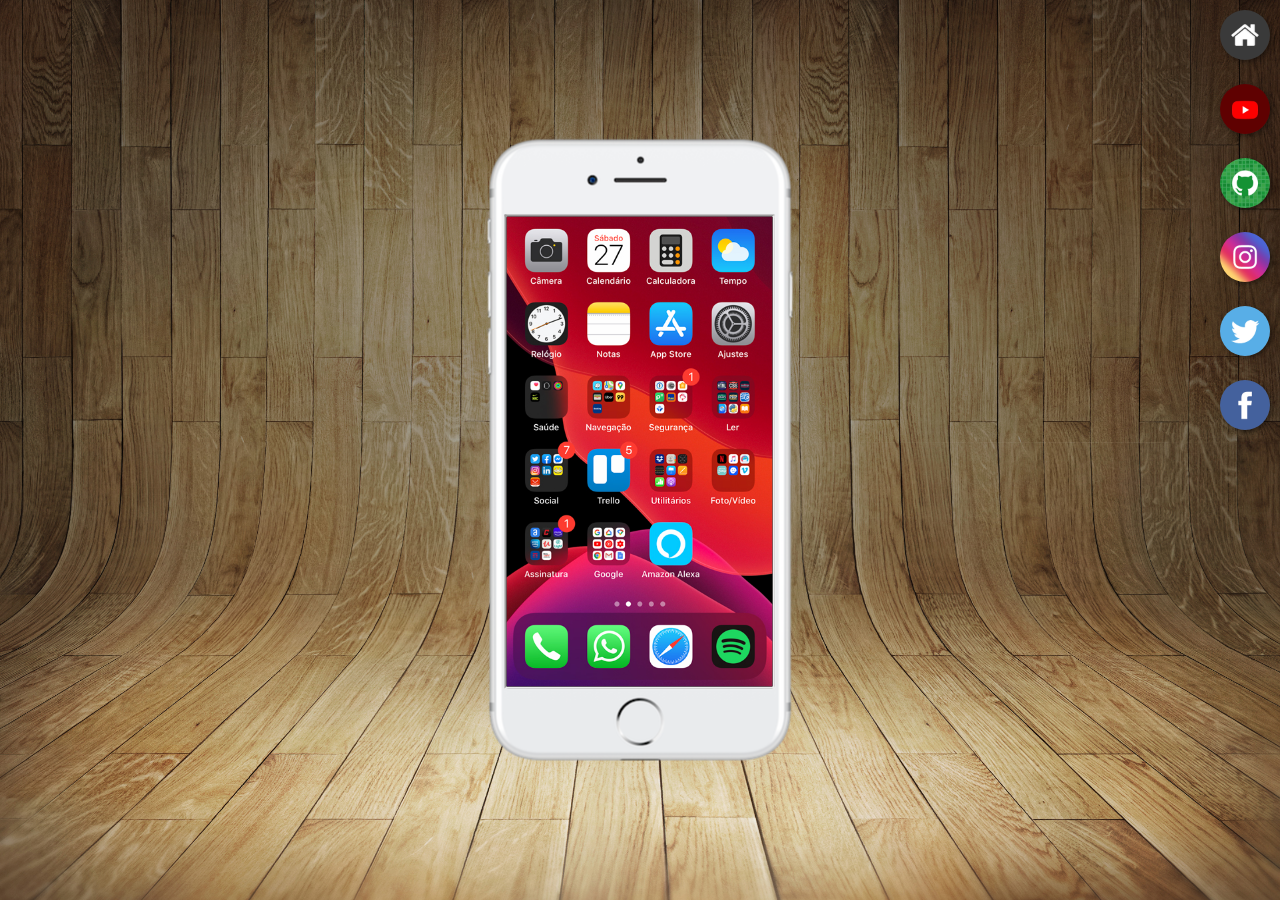
<file: index.html>
<!DOCTYPE html>
<html lang="pt-br">
<head>
    <meta charset="UTF-8">
    <meta name="viewport" content="width=device-width, initial-scale=1.0">
    <title>Projeto redes sociais</title>
    <link rel="shortcut icon" href="favicon.ico" type="image/x-icon">
    <link rel="stylesheet" href="estilos/style.css">
</head>
<body>
    <main>
        
        <section id="telefone">
            <iframe src="home.html" name="tela" id="tela">
                Seu navegador não é compativel com isso
            </iframe>
        </section>
        <section id="redes-sociais">
            <a href="home.html" target="tela"><img src="imagens/logo-home.jpg" alt="Home"></a> </br>
            <a href="youtube.html" target="tela"><img src="imagens/logo-youtube.jpg" alt="YouTube"></a> </br>
            <a href="github.html" target="tela"><img src="imagens/logo-github.jpg" alt=""></a> </br>
            <a href="instagram.html" target="tela"><img src="imagens/logo-instagram.jpg" alt=""></a> </br>
            <a href="twitter.html" target="tela"><img src="imagens/logo-twitter.jpg" alt=""></a> </br>
            <a href="facebook.html" target="tela"><img src="imagens/logo-facebook.jpg" alt=""></a>
        </section>
    </main>
</body>
</html>
</file>
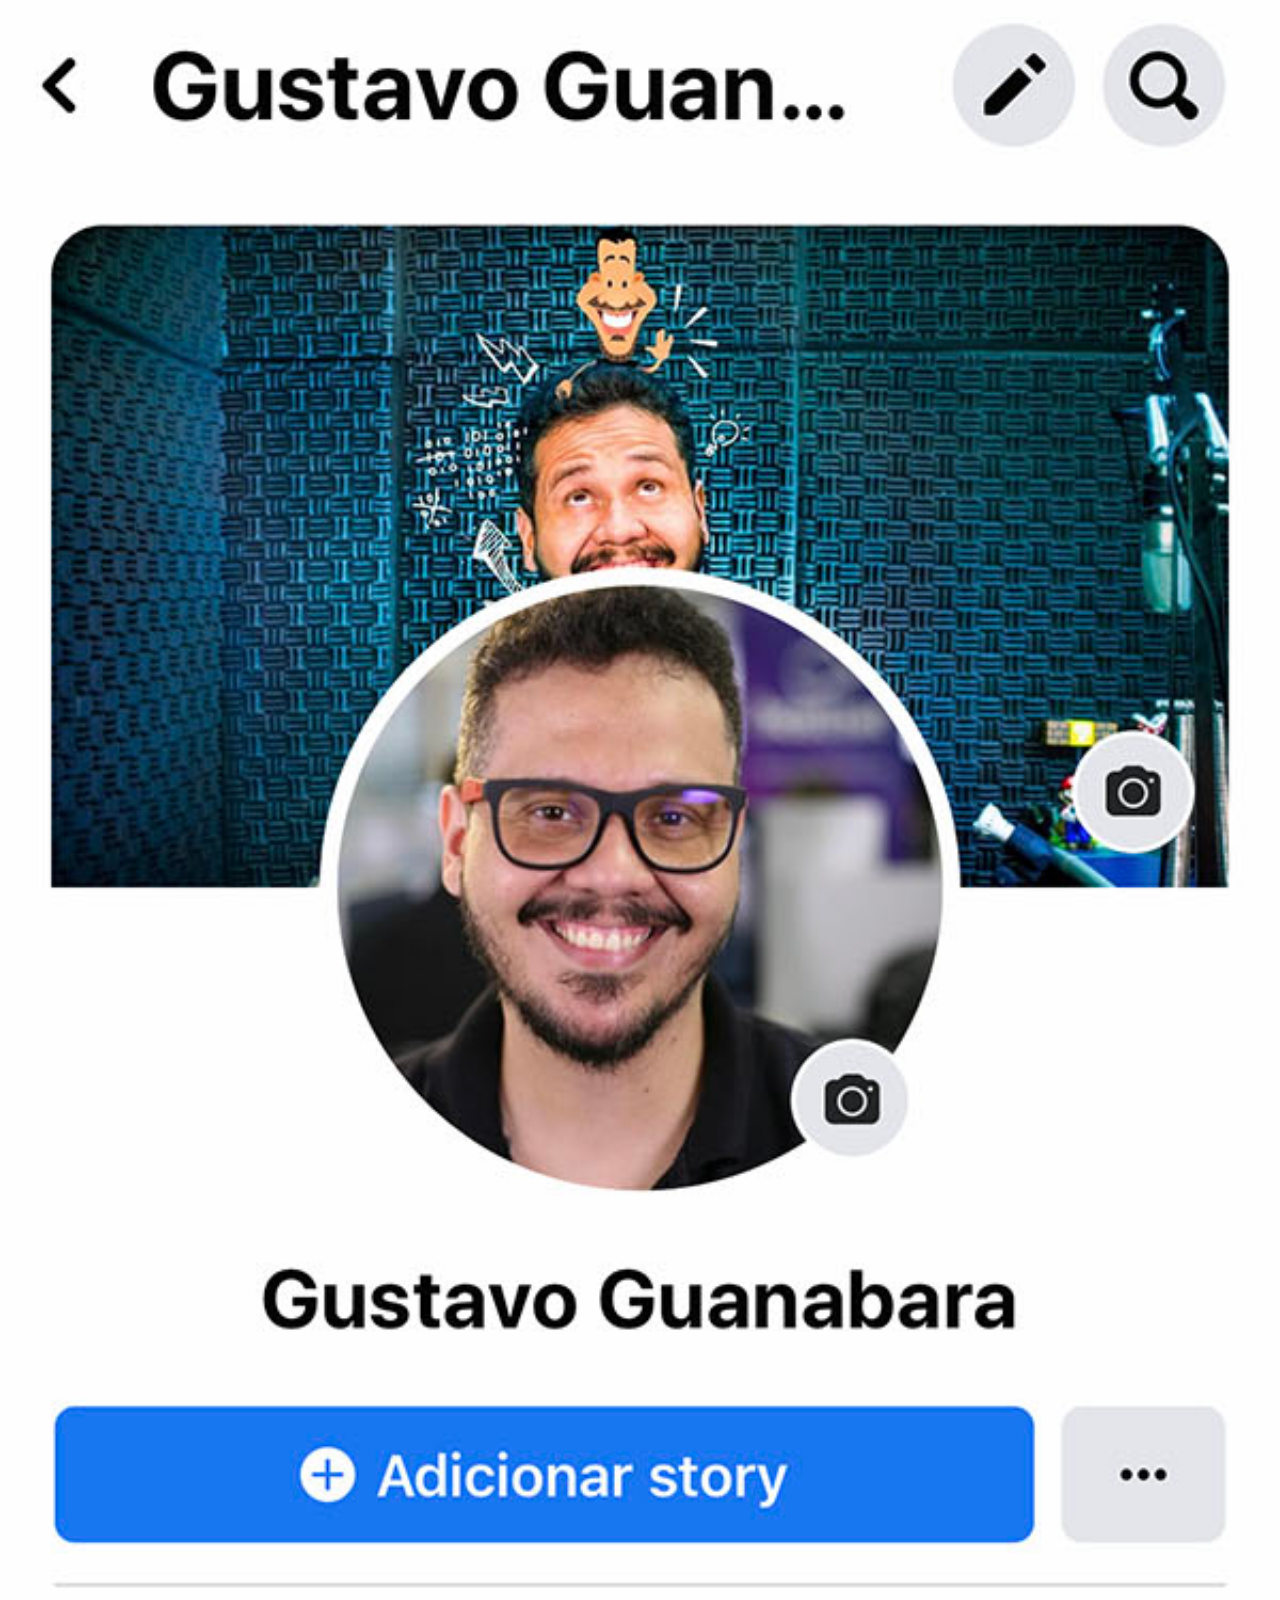
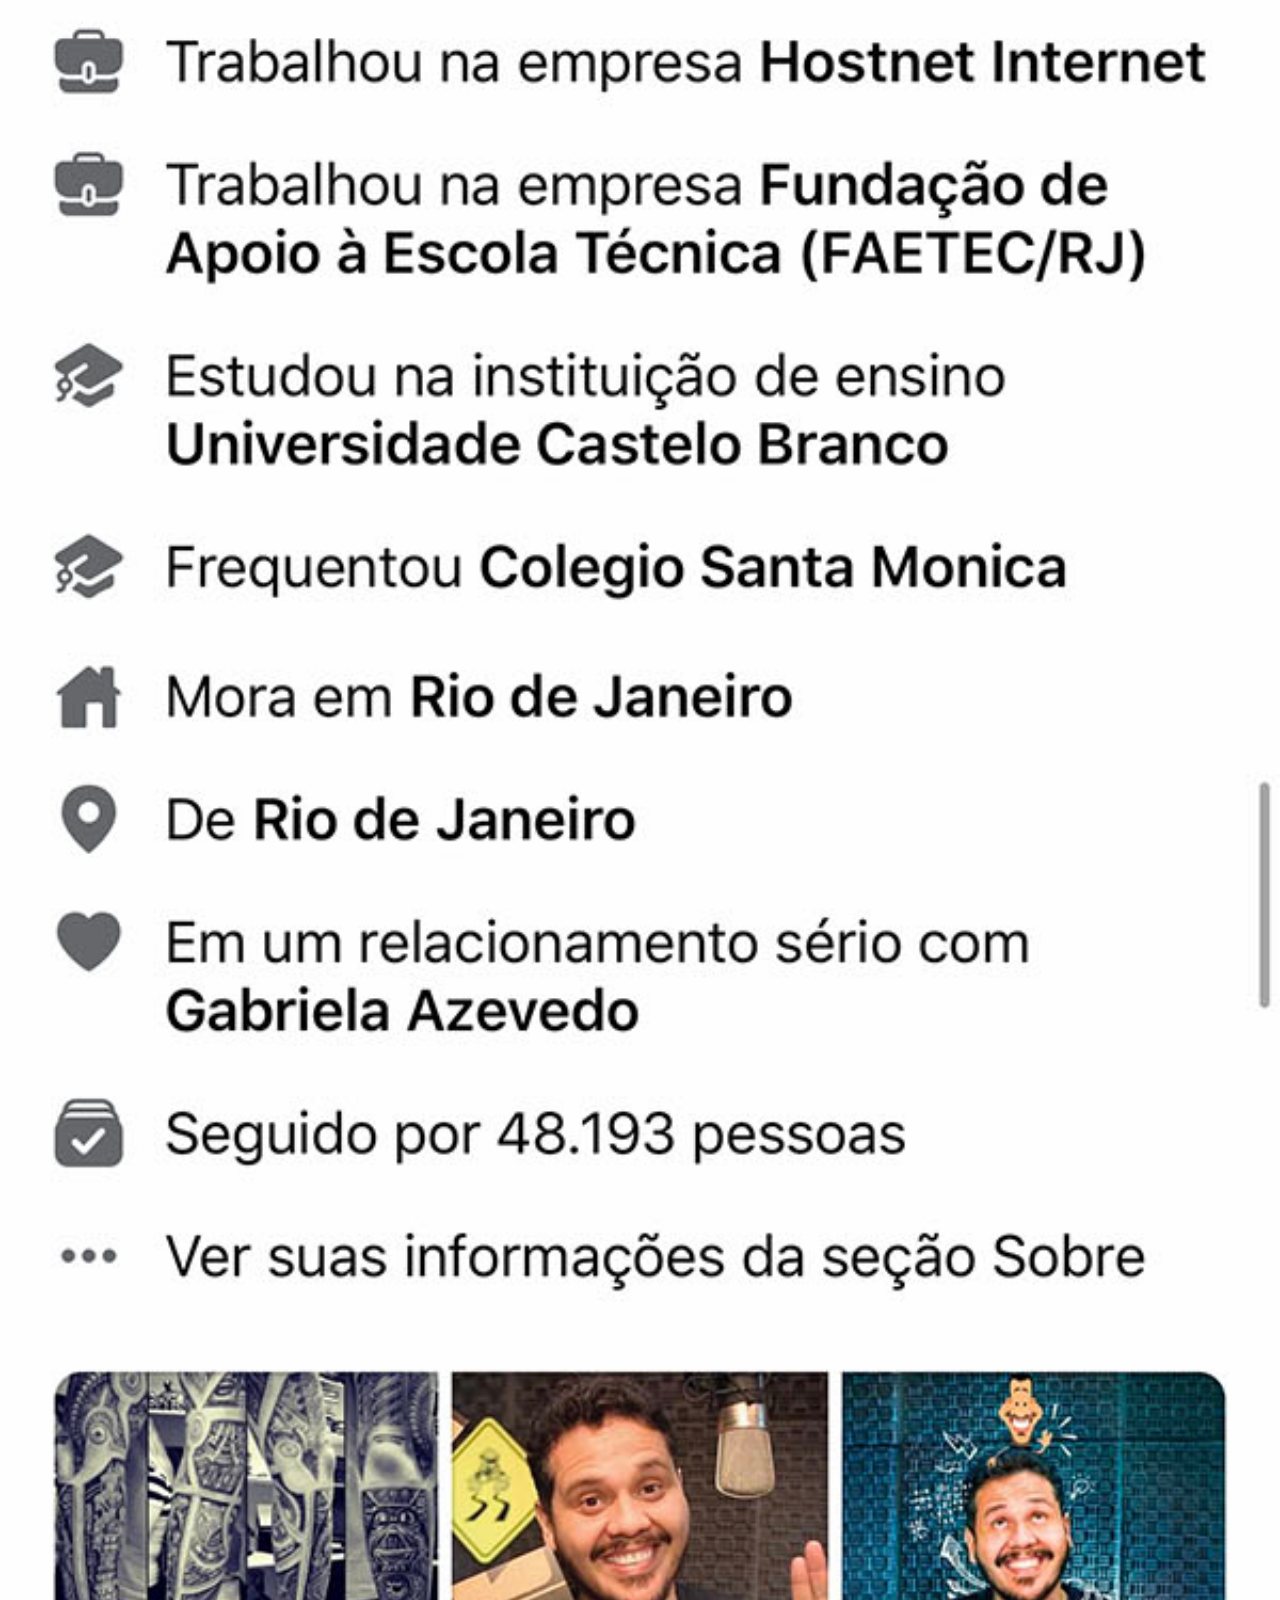
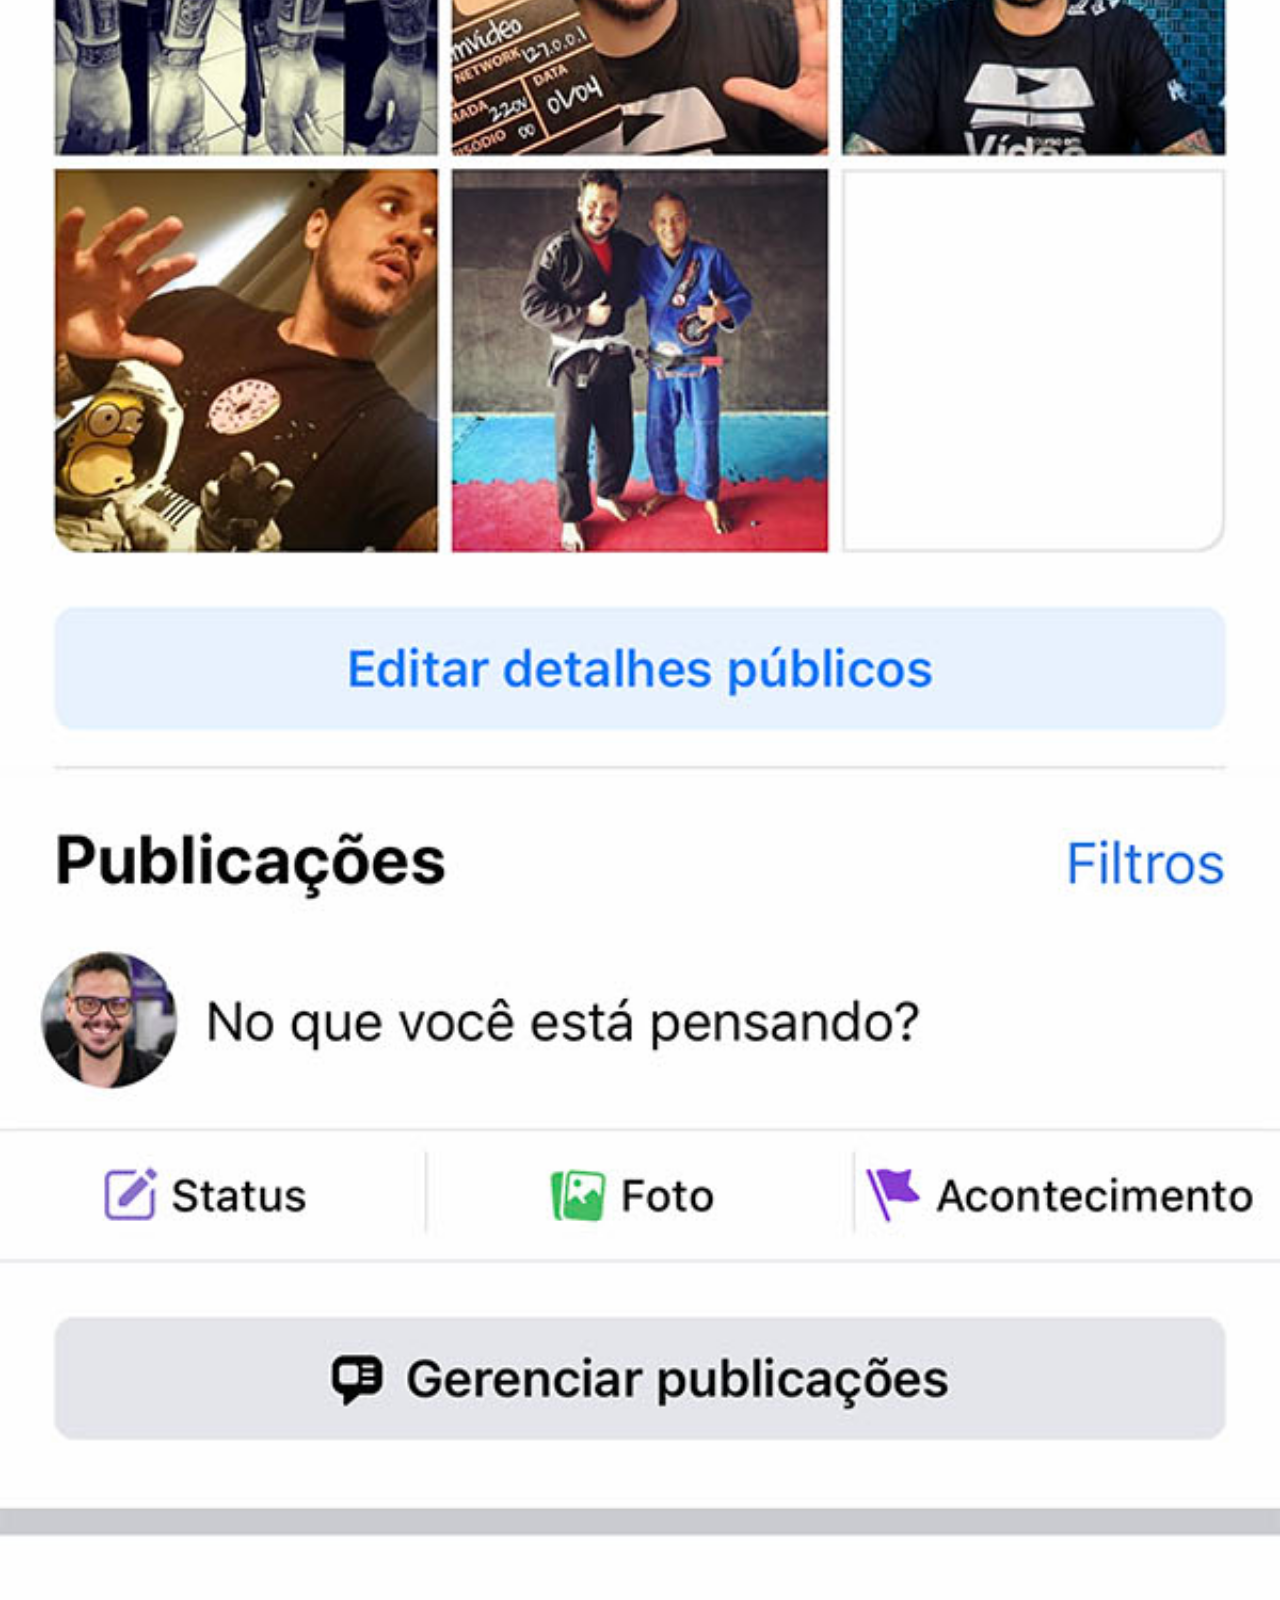
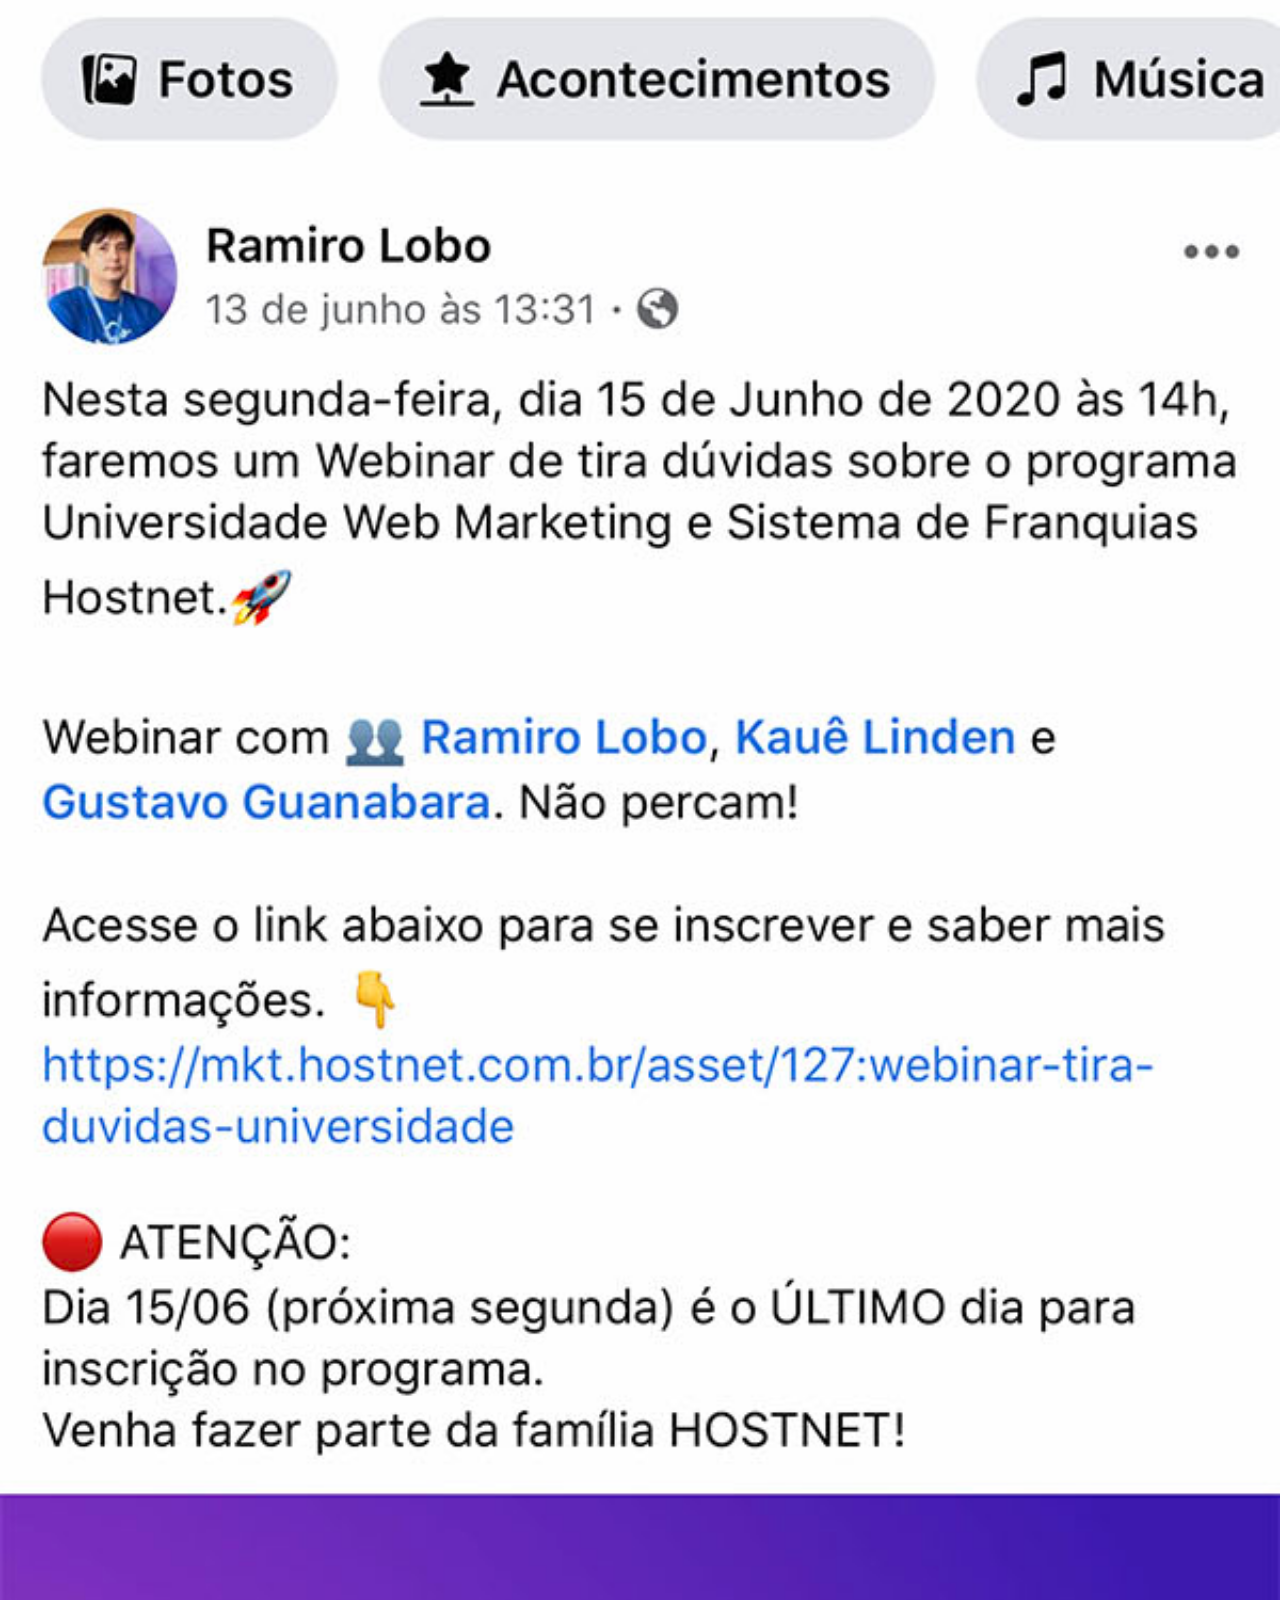
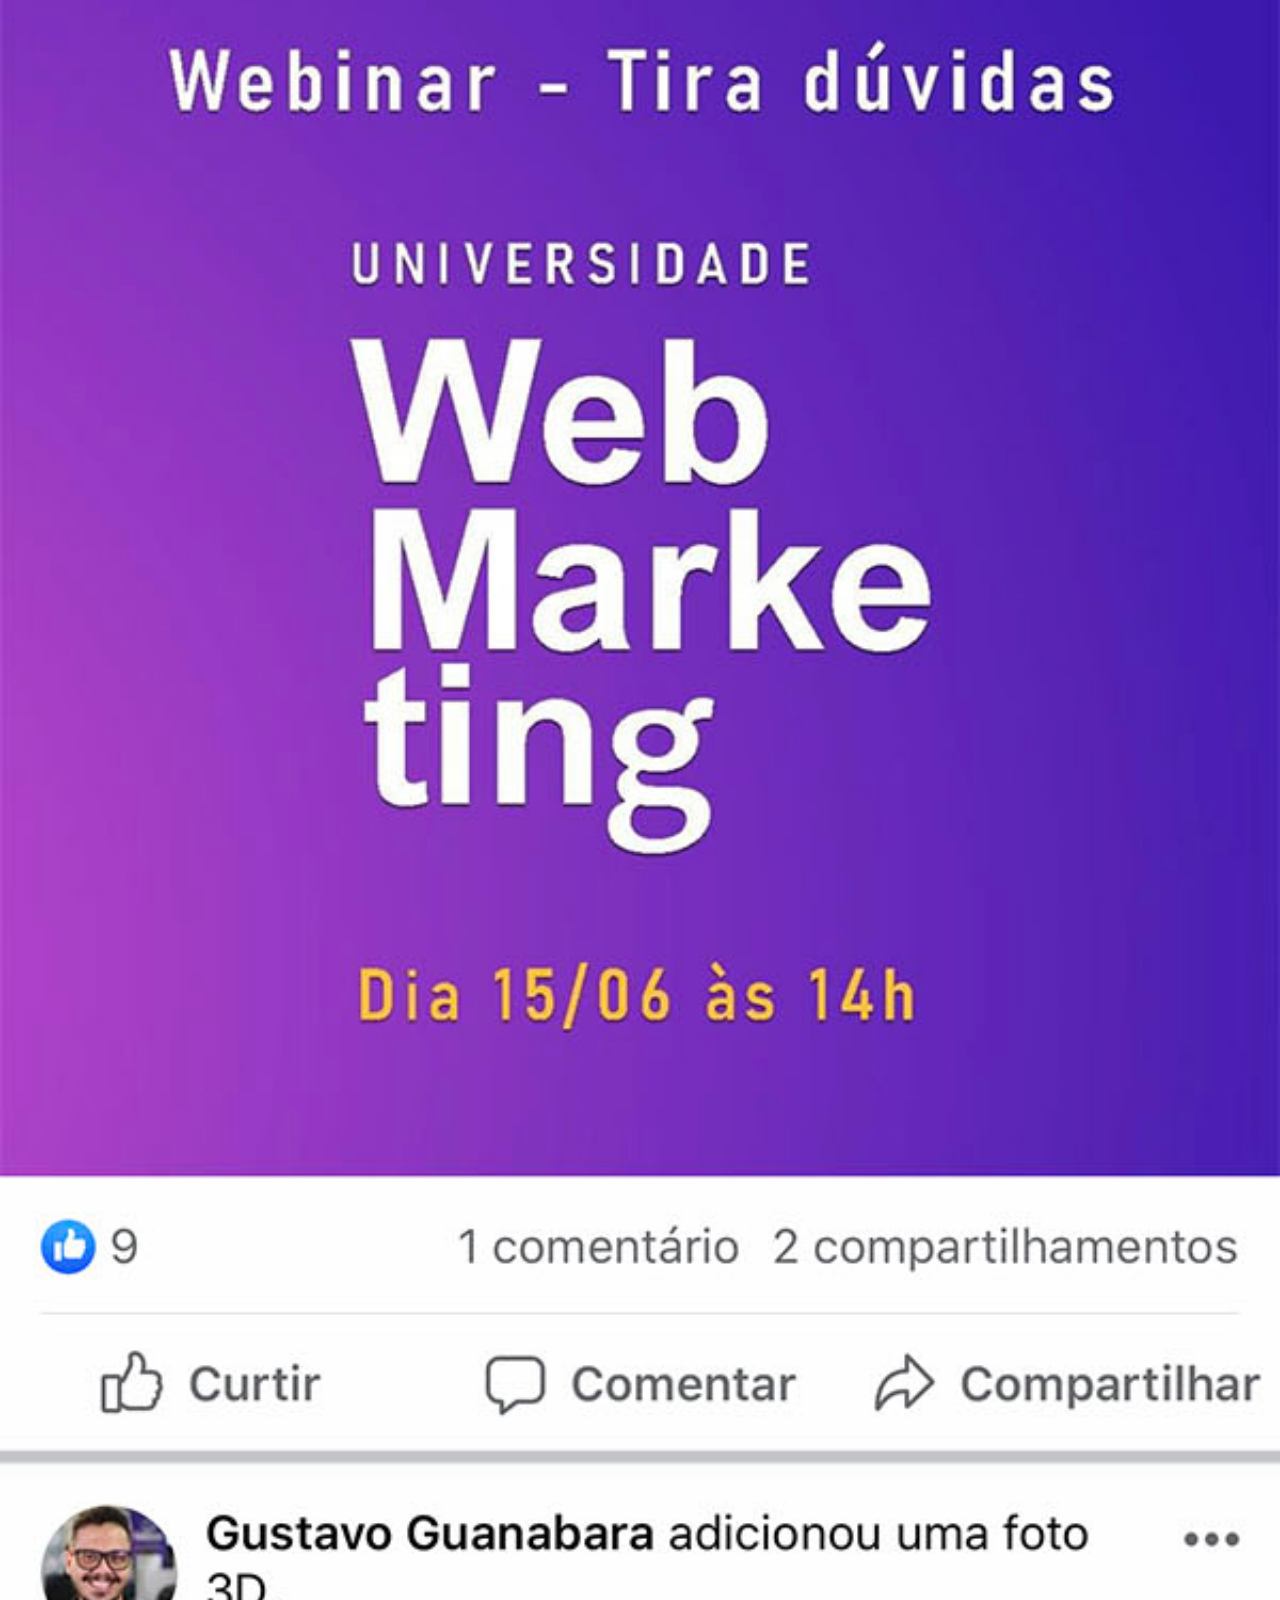
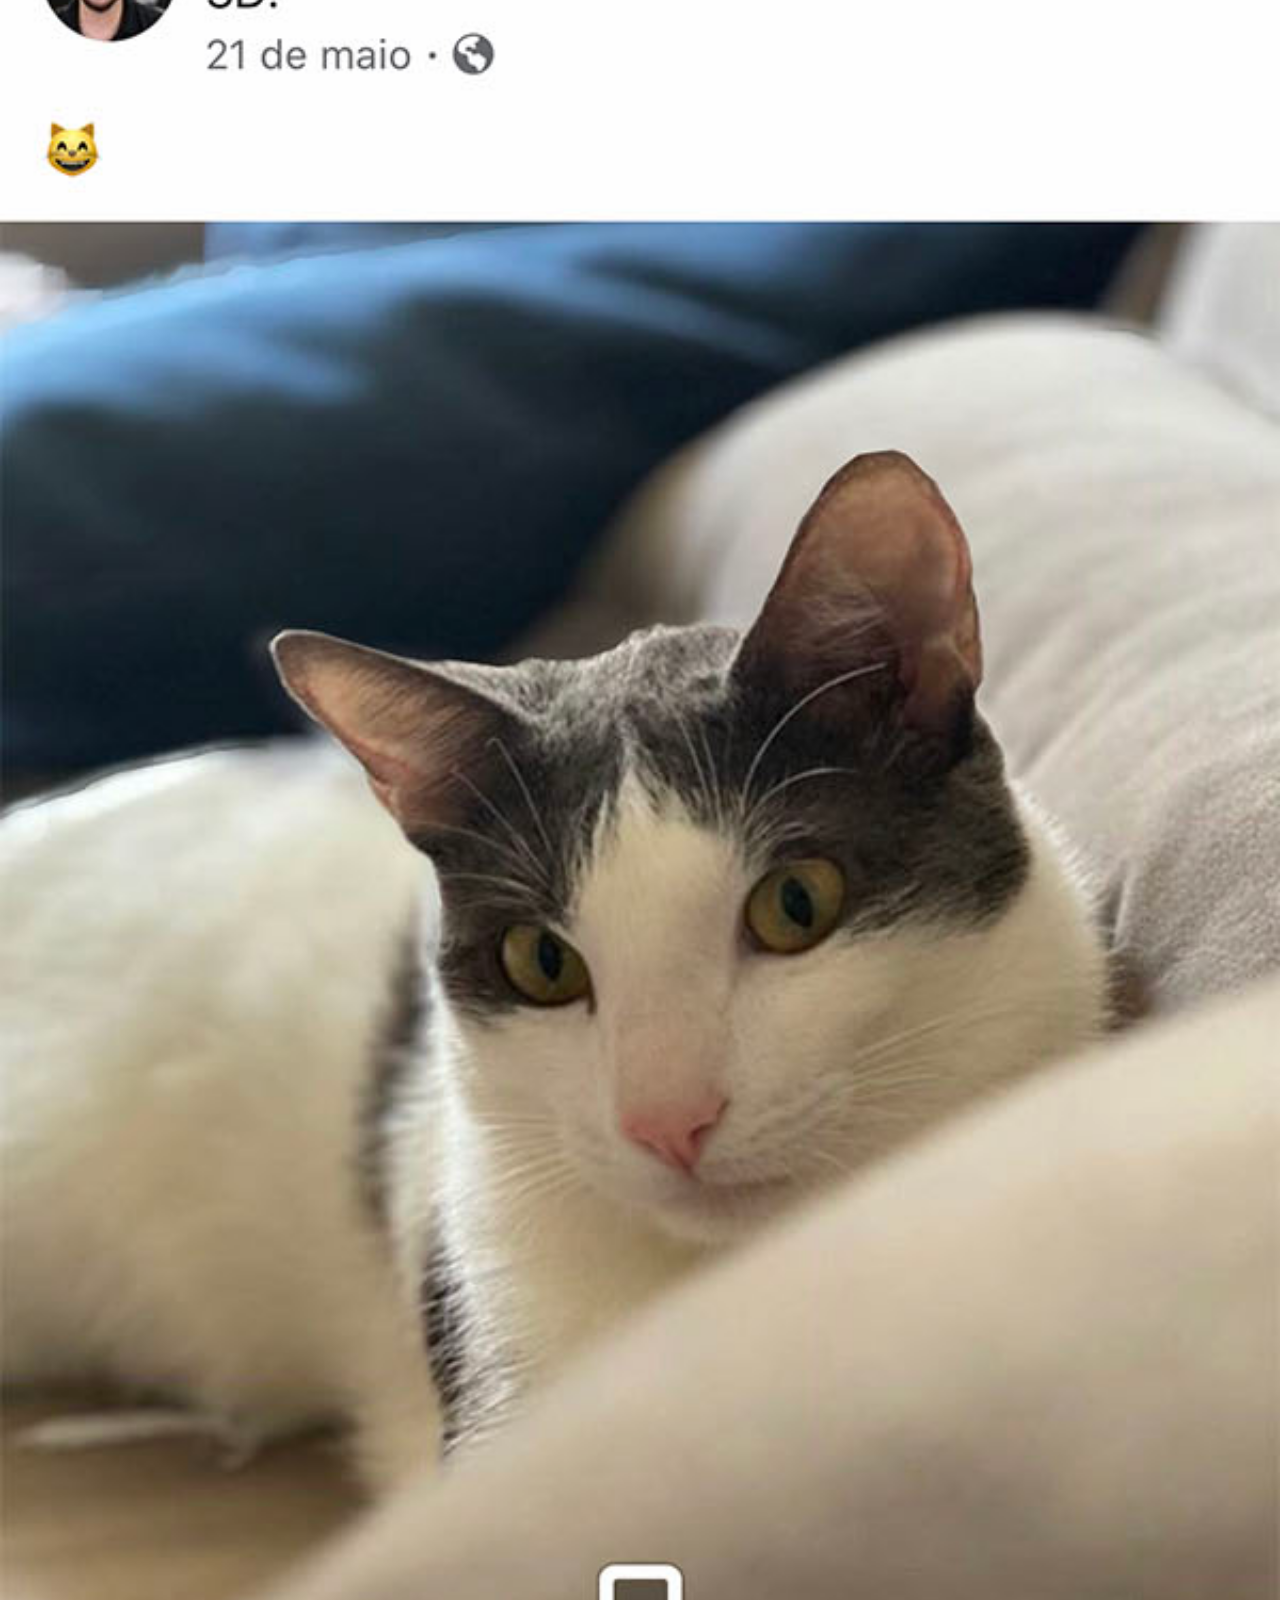
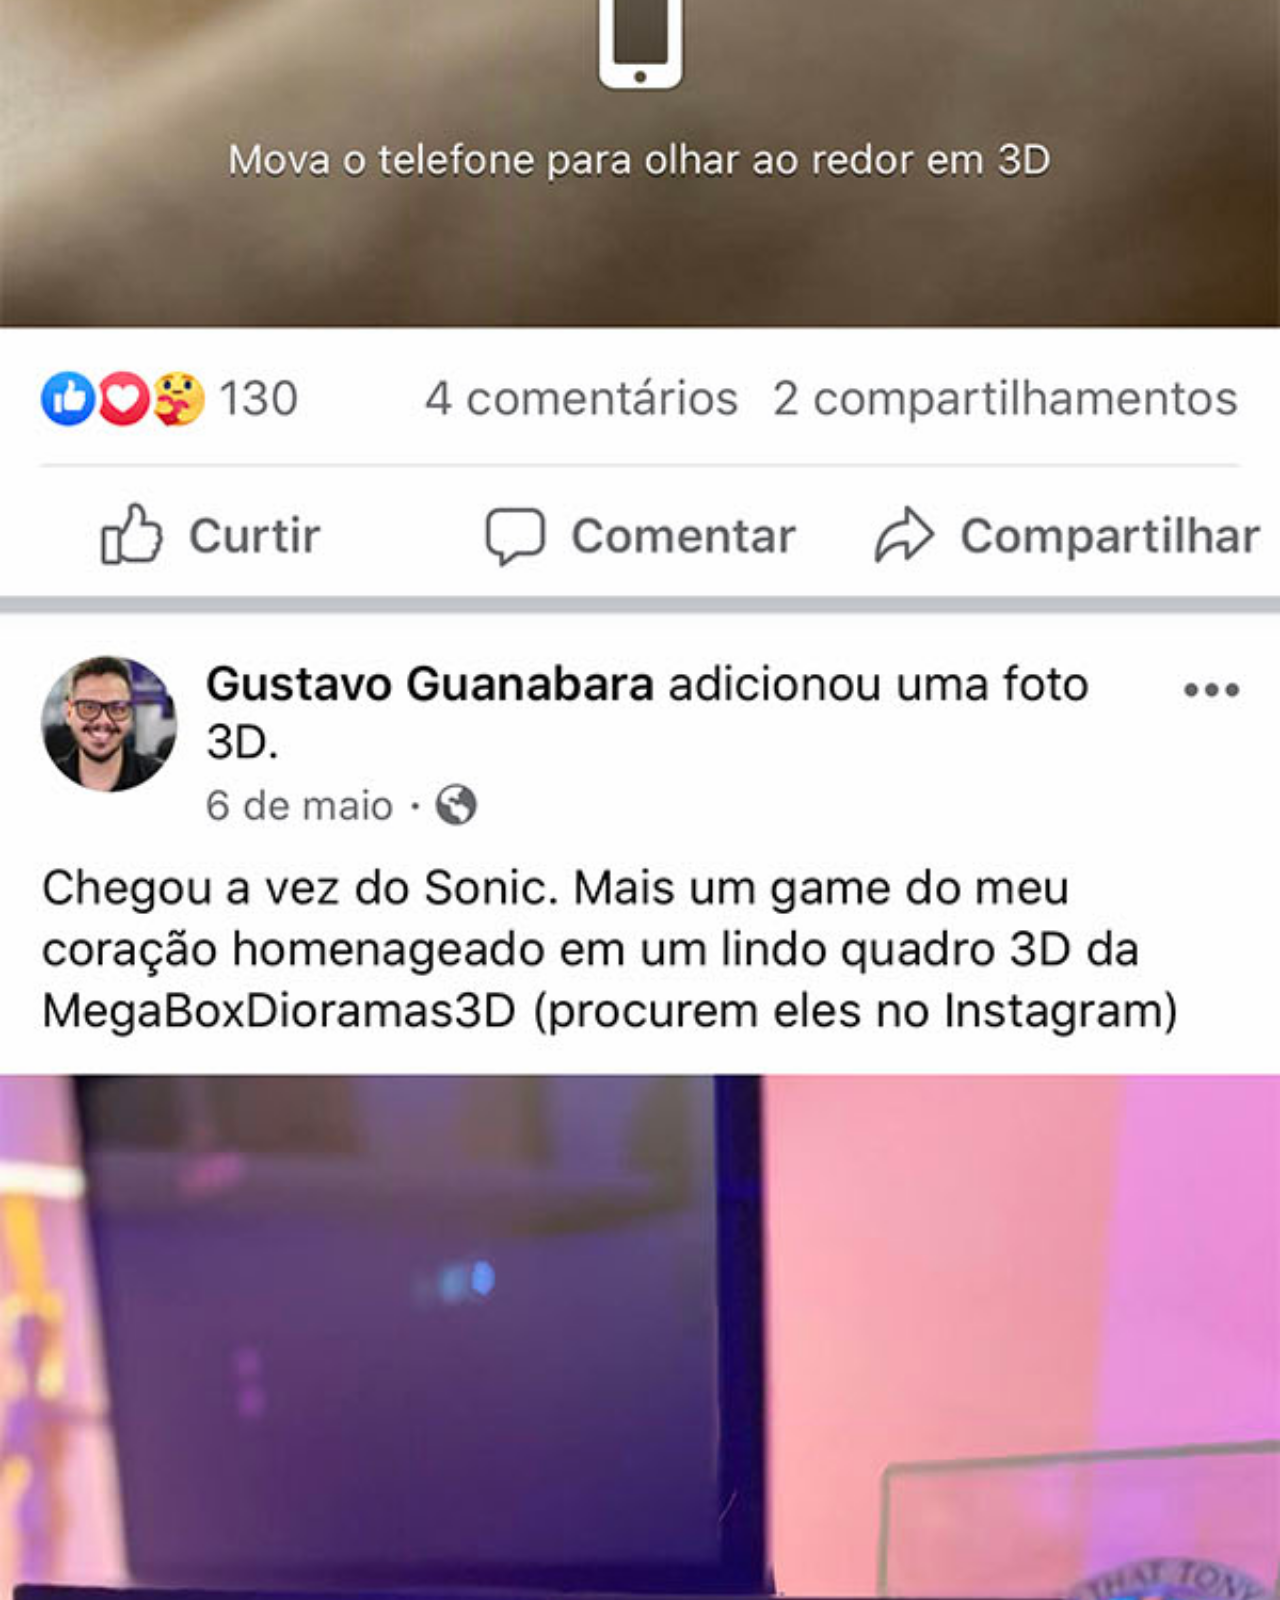
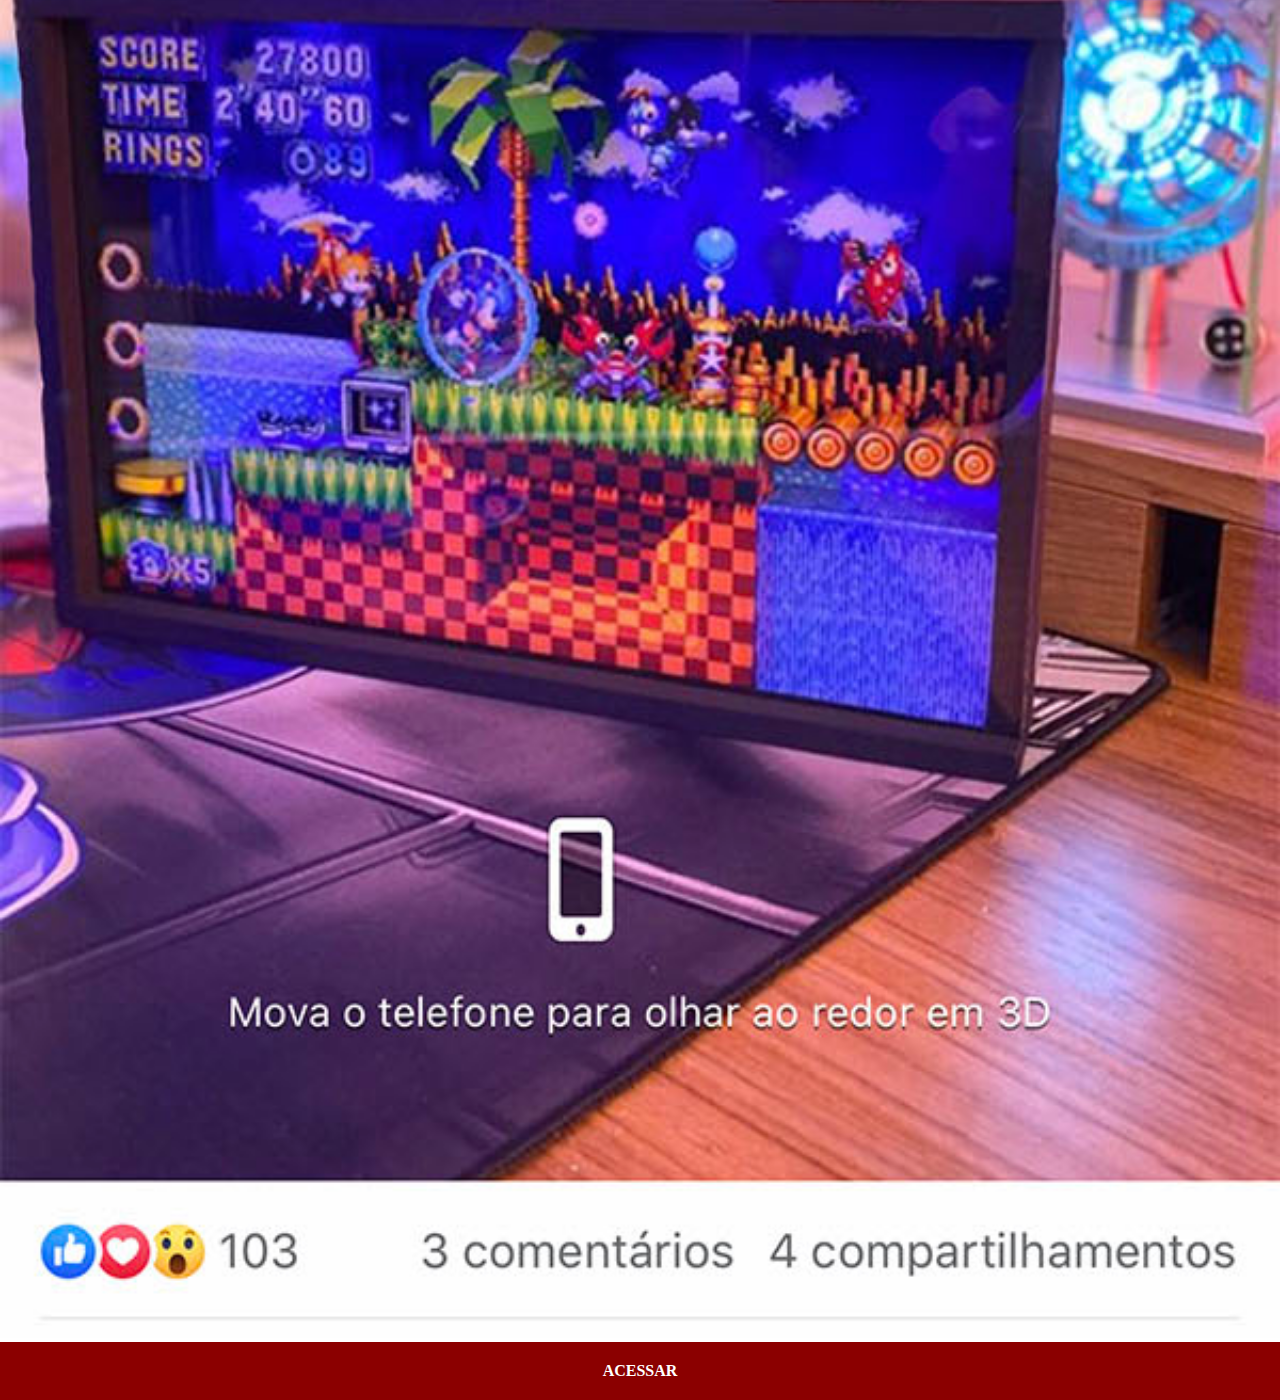
<file: facebook.html>
<!DOCTYPE html>
<html lang="pt-br">
<head>
    <meta charset="UTF-8">
    <meta name="viewport" content="width=device-width, initial-scale=1.0">
    <title>Facebook</title>
    <link rel="stylesheet" href="estilos/style02.css">
</head>
<body>
    <img src="imagens/tela-facebook.jpg" alt="Facebook">
    <a href="https://facebook.com/gustavoguanabara/" target="_blank">ACESSAR</a>
</body>
</html>
</file>
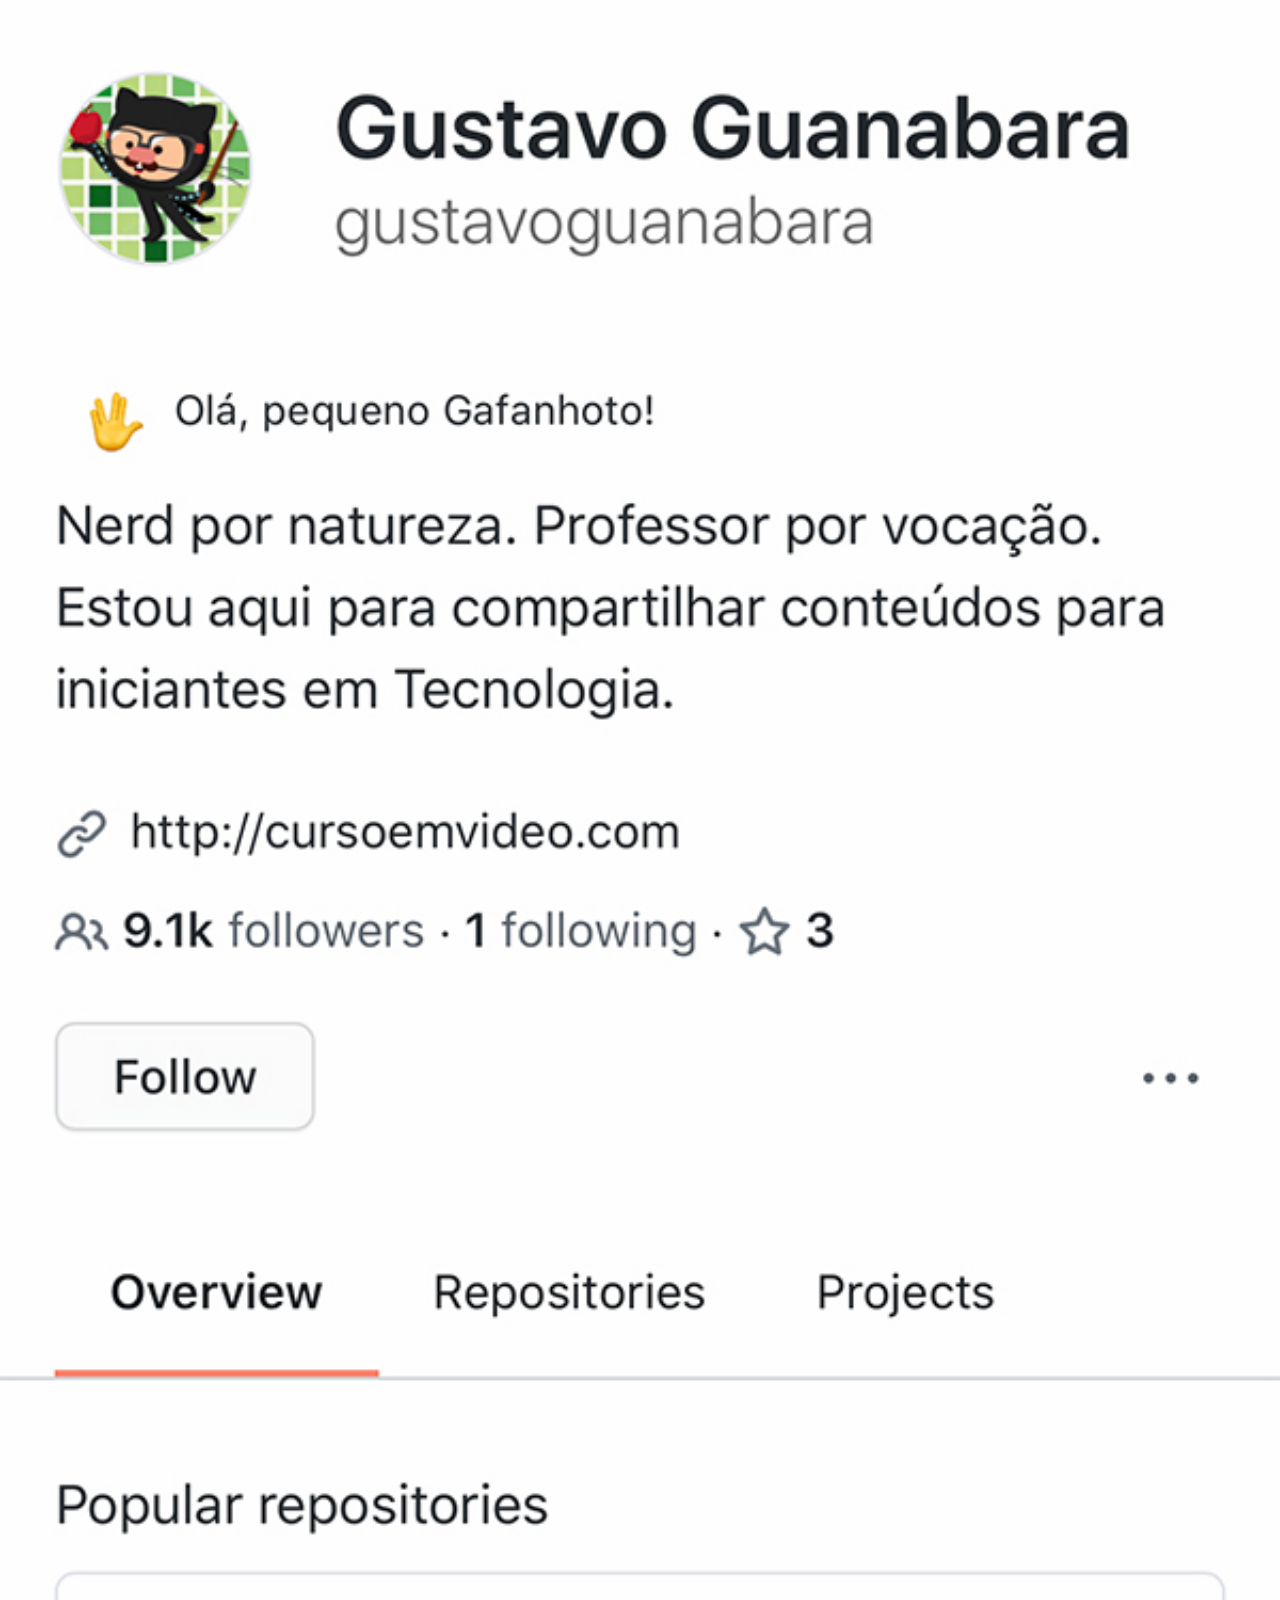
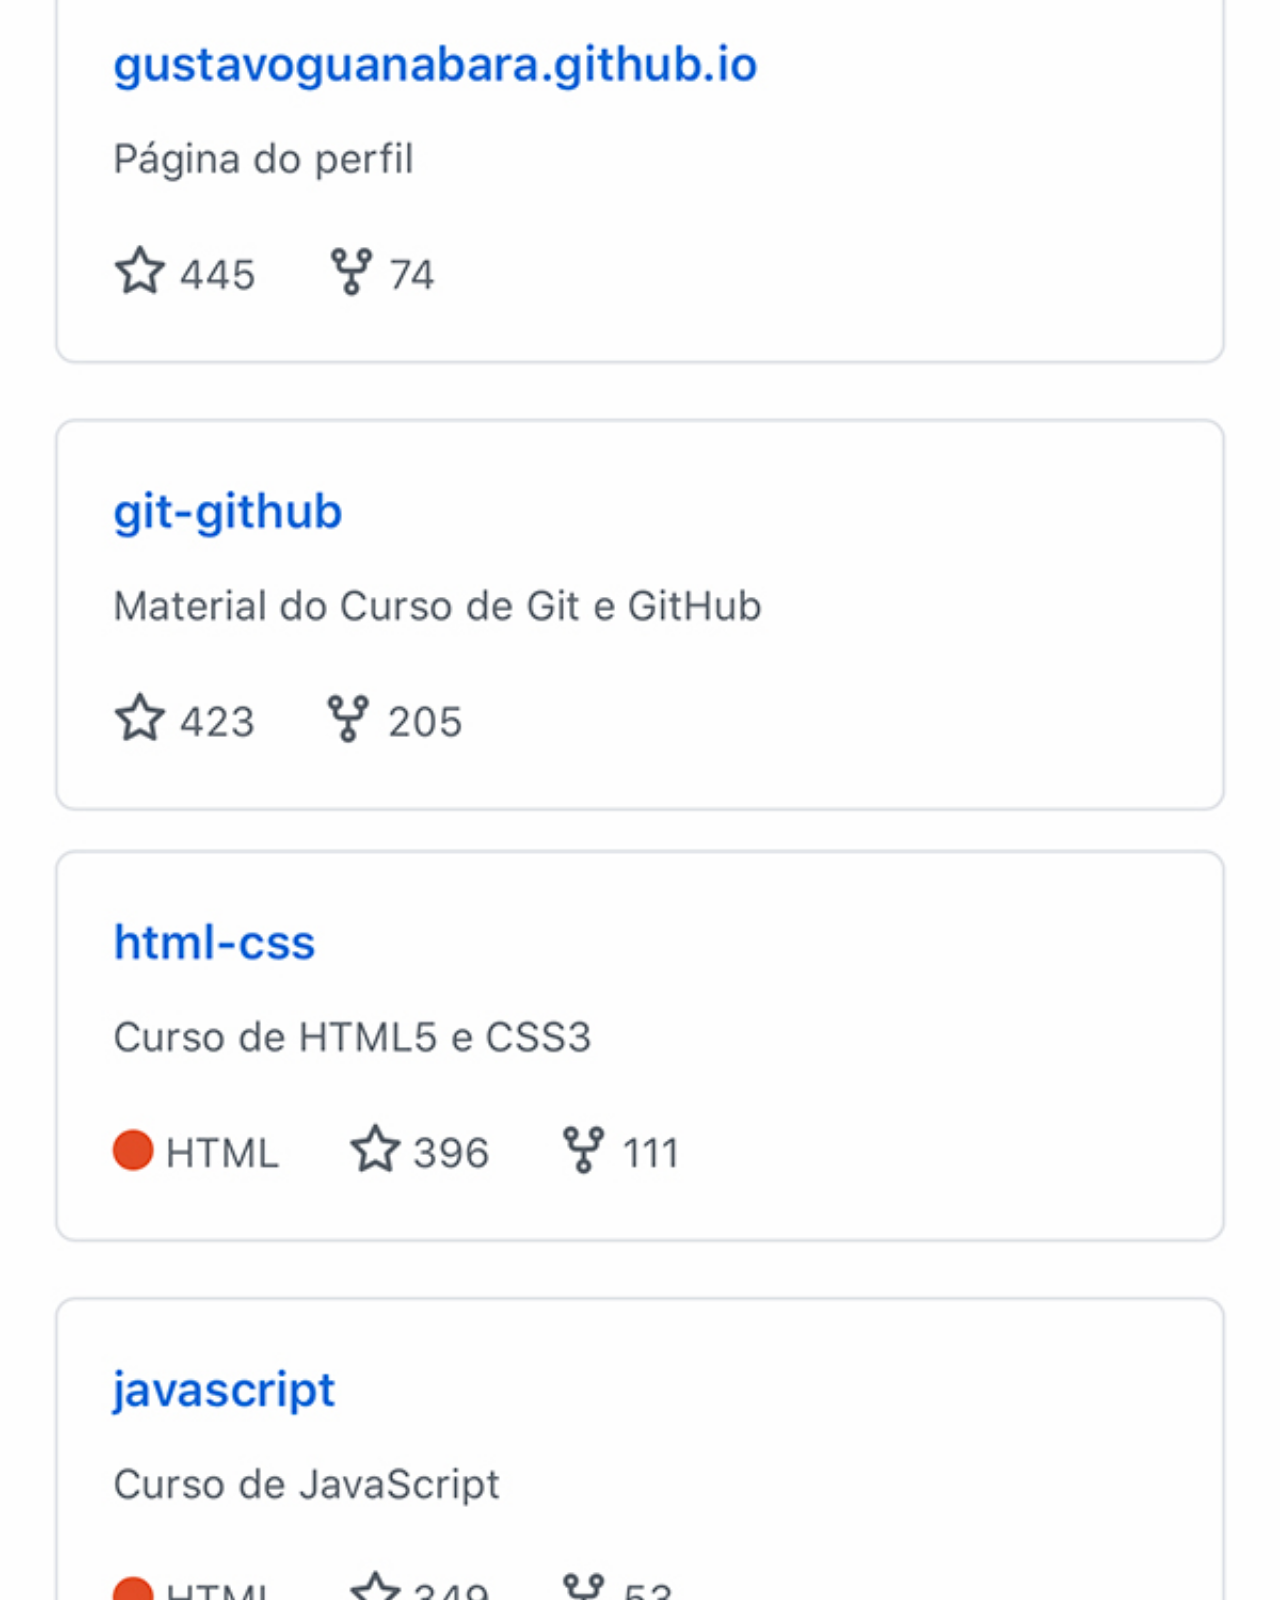
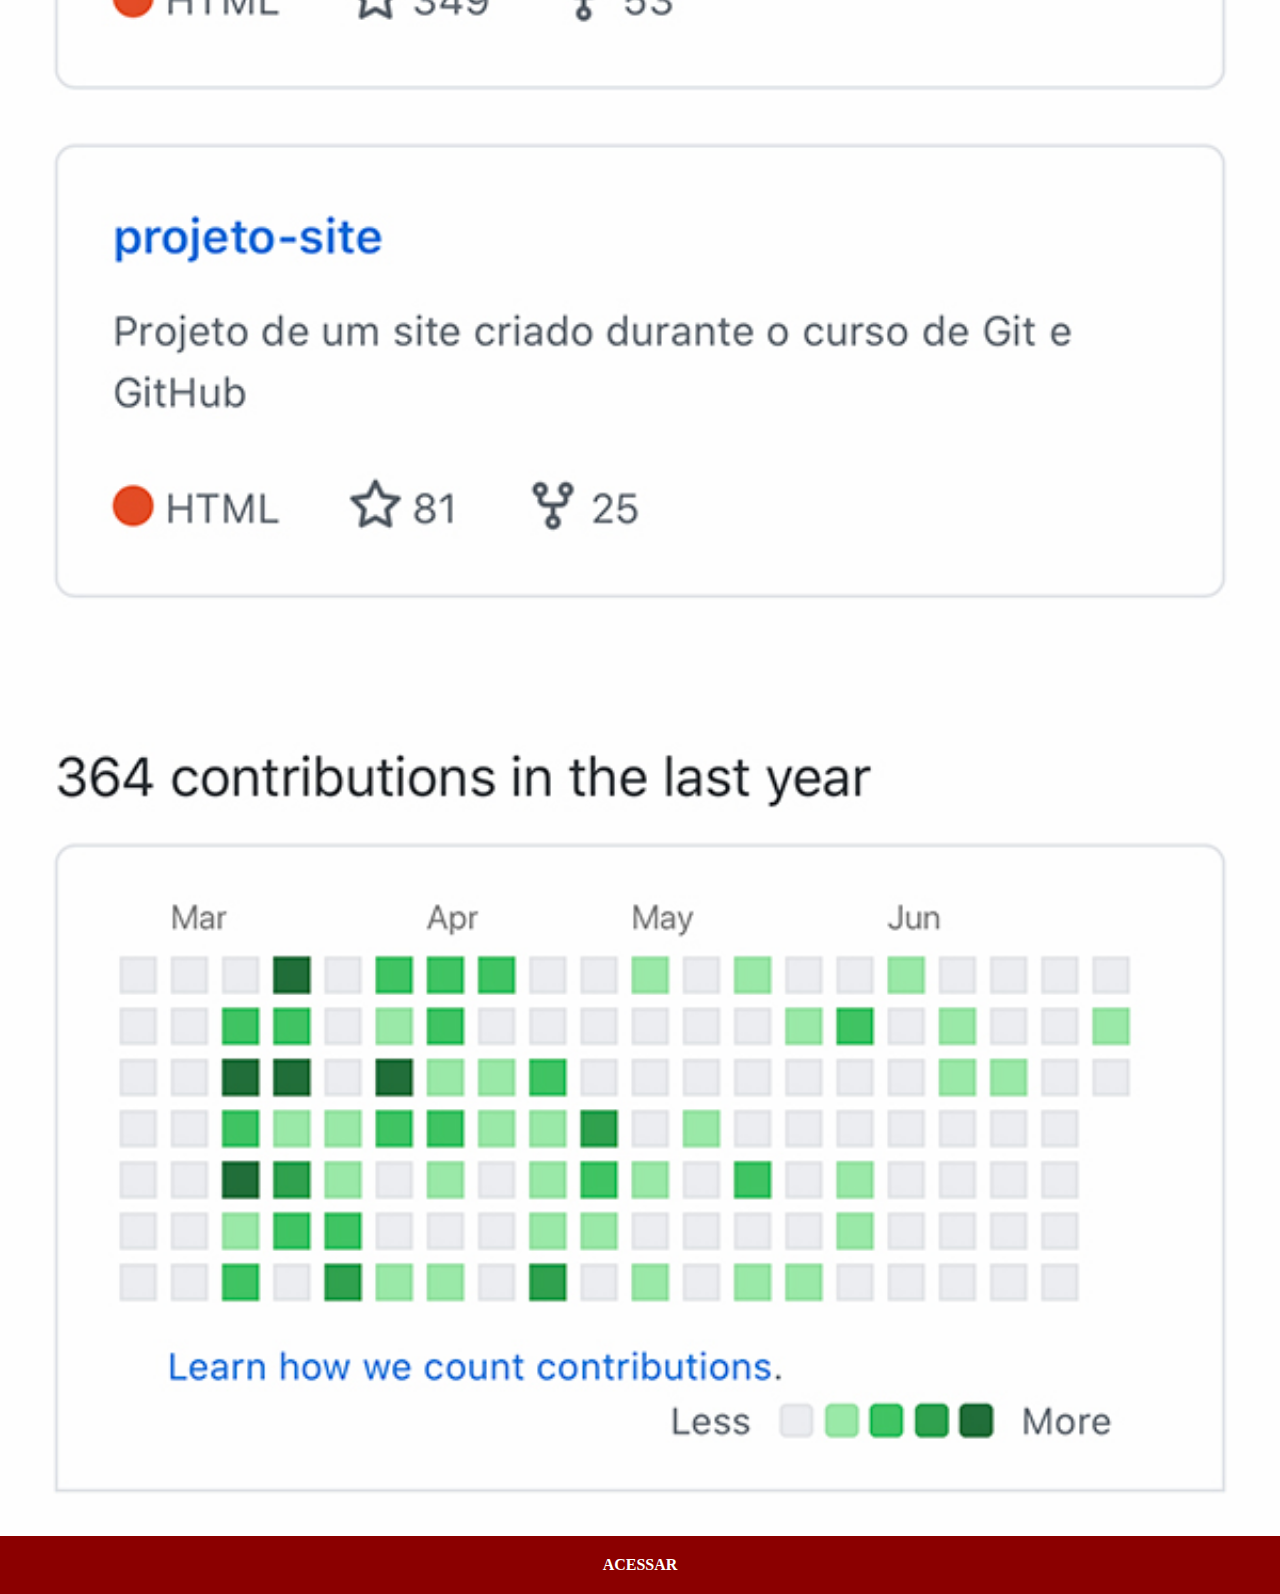
<file: github.html>
<!DOCTYPE html>
<html lang="pt-br">
<head>
    <meta charset="UTF-8">
    <meta name="viewport" content="width=device-width, initial-scale=1.0">
    <title>Github</title>
    <link rel="stylesheet" href="estilos/style02.css">
</head>
<body>
    <img src="imagens/tela-github.jpg" alt="Github">
    <a href="https://gustavoguanabara.github.io" target="_blank">ACESSAR</a>
</body>
</html>
</file>
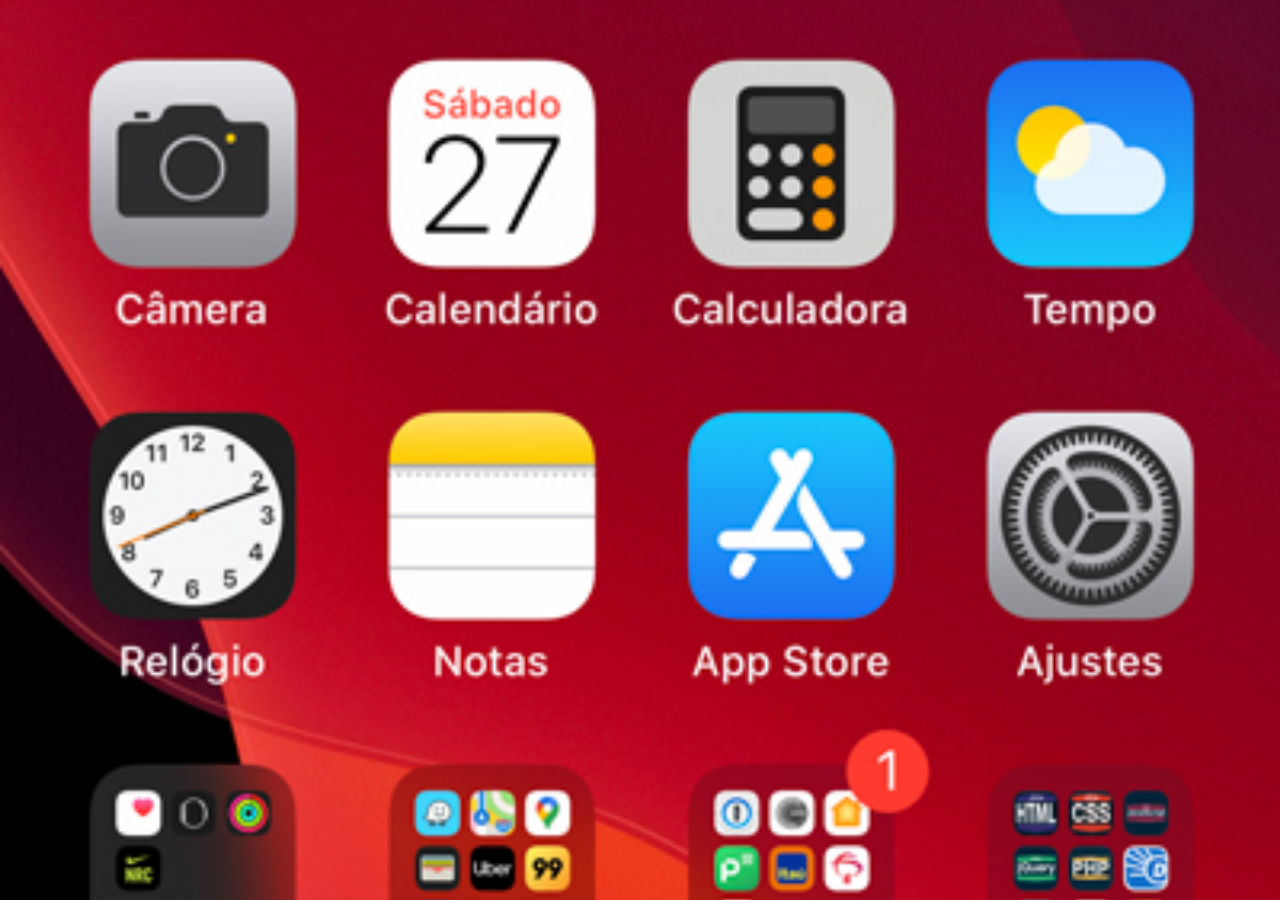
<file: home.html>
<!DOCTYPE html>
<html lang="pt-br">
<head>
    <meta charset="UTF-8">
    <meta name="viewport" content="width=device-width, initial-scale=1.0">
    <title>Home</title>
    <style>
        *{
         margin: 0px; 
         padding: 0px;  
        }
        body{
            width: 100vw;
            height: 100vh;
            background: black url(imagens/tela-home.jpg) top center no-repeat;
            background-size: cover;

        }
    </style>
</head>
<body>
    
</body>
</html>
</file>
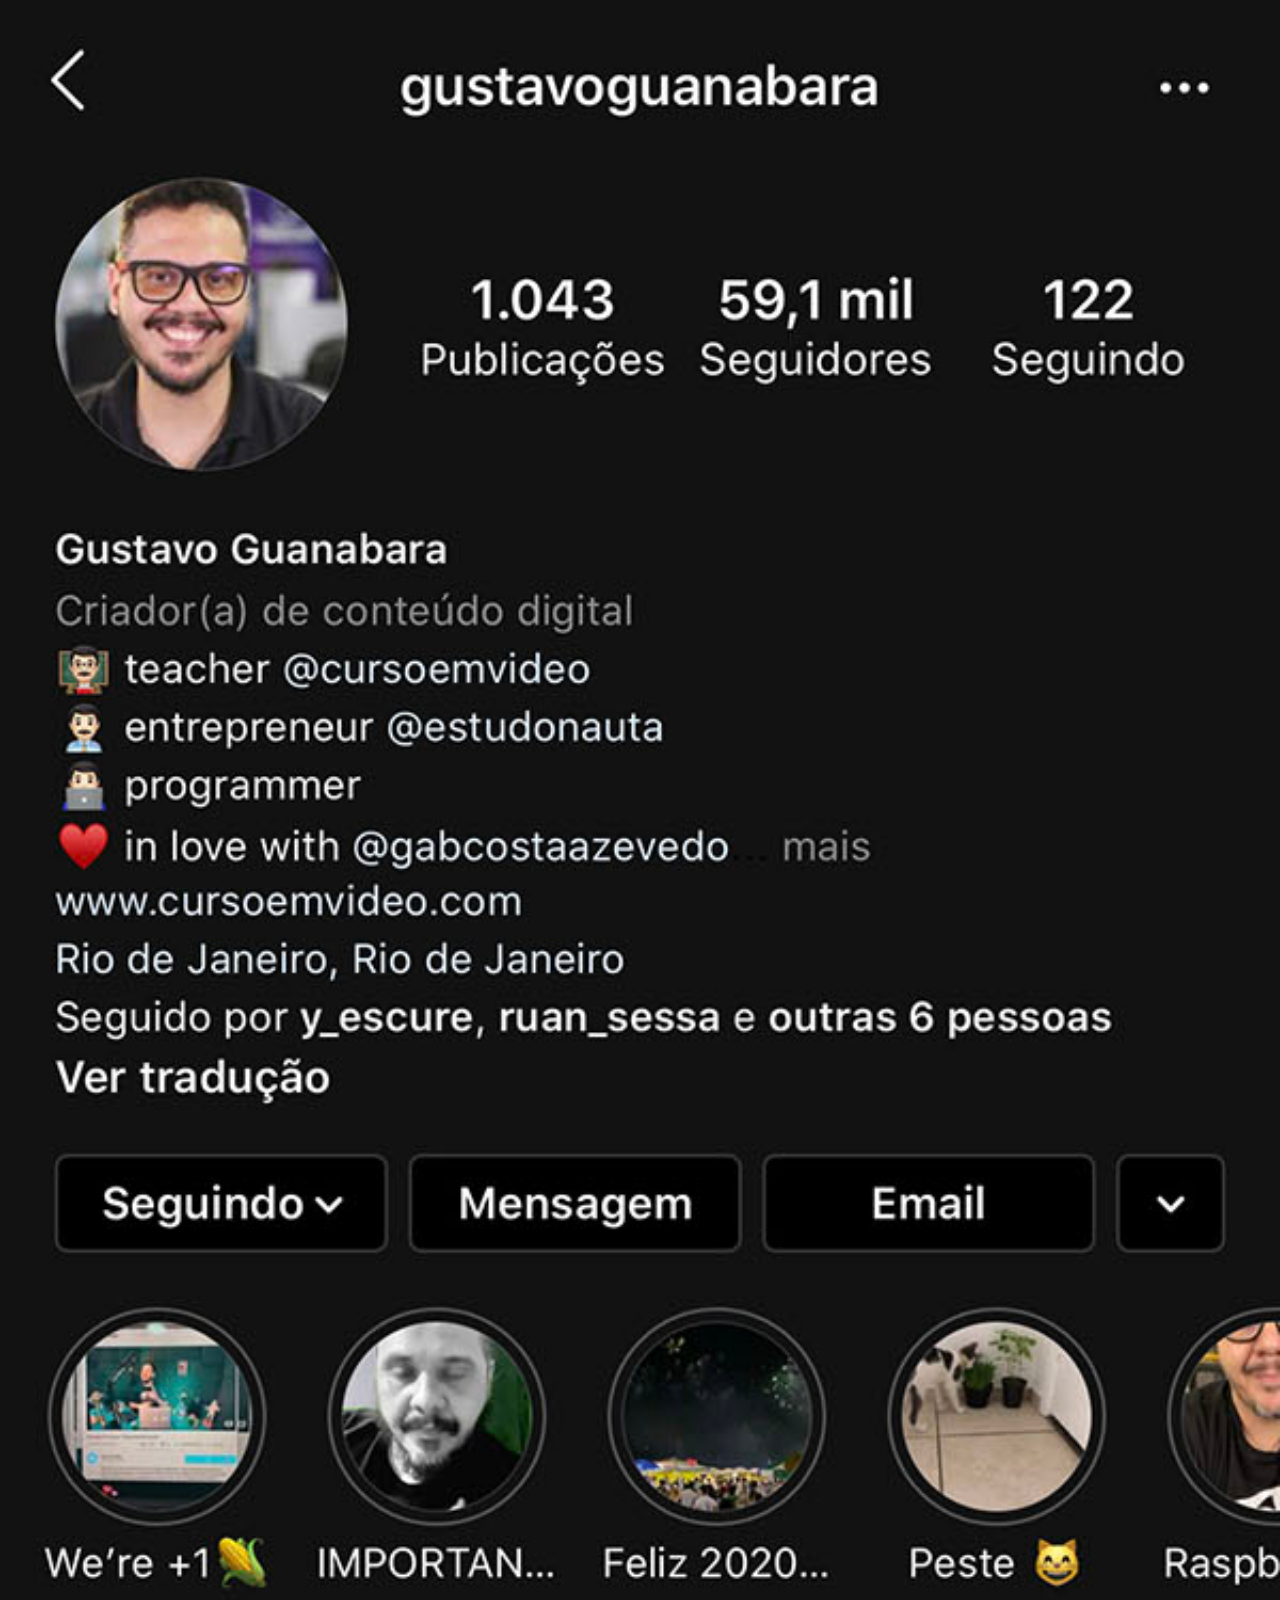
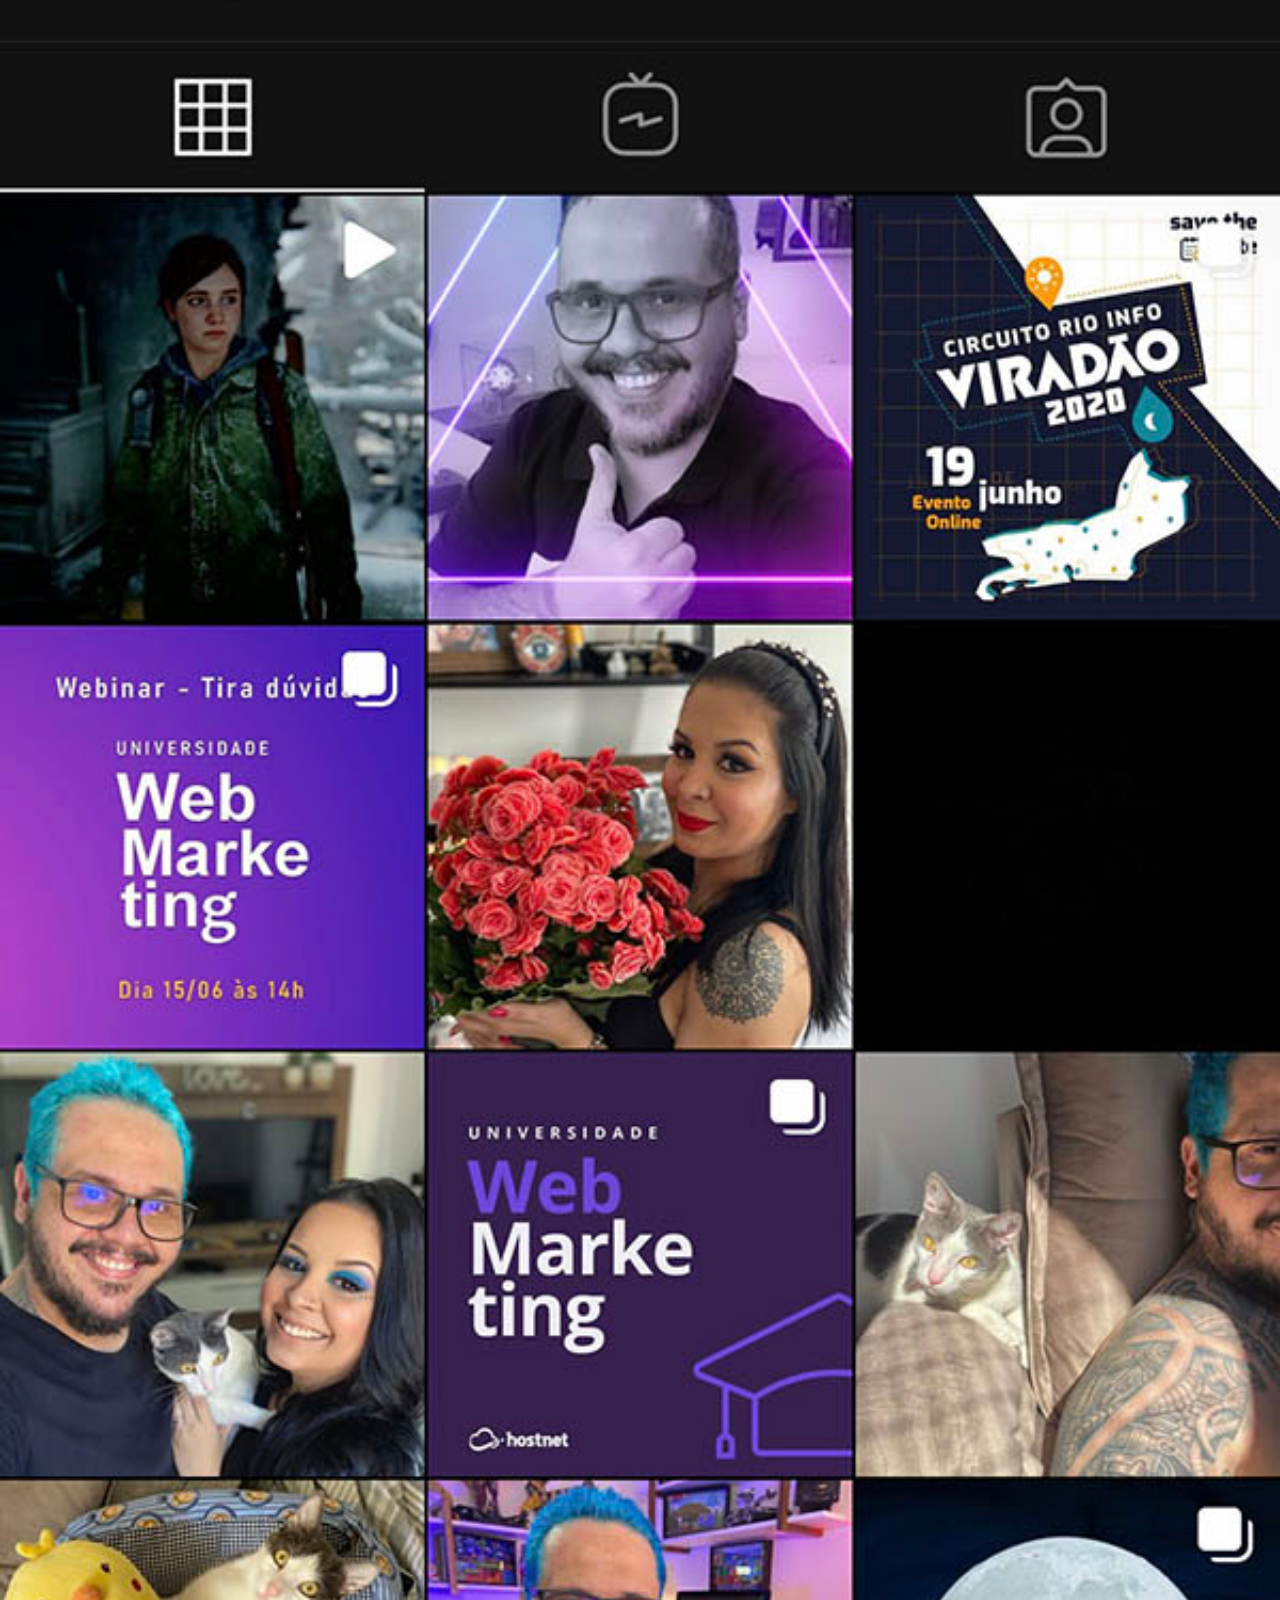
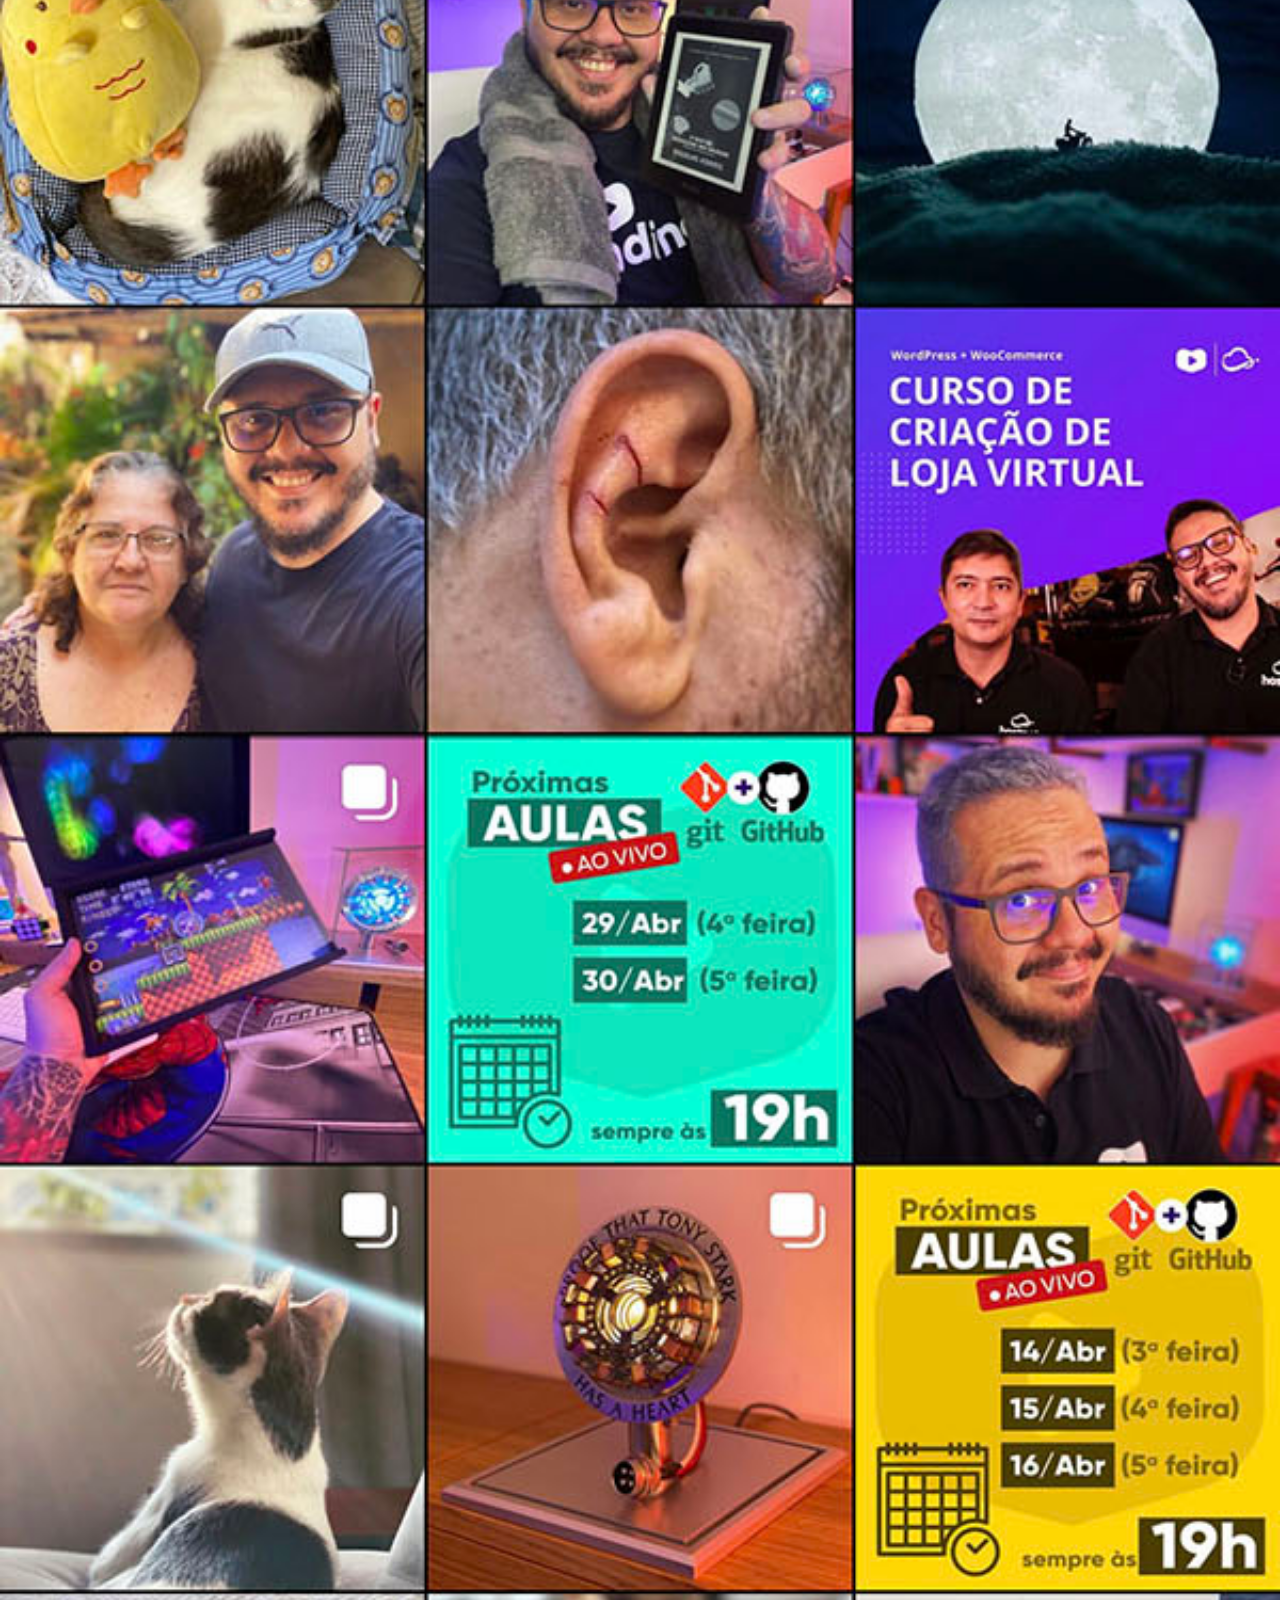
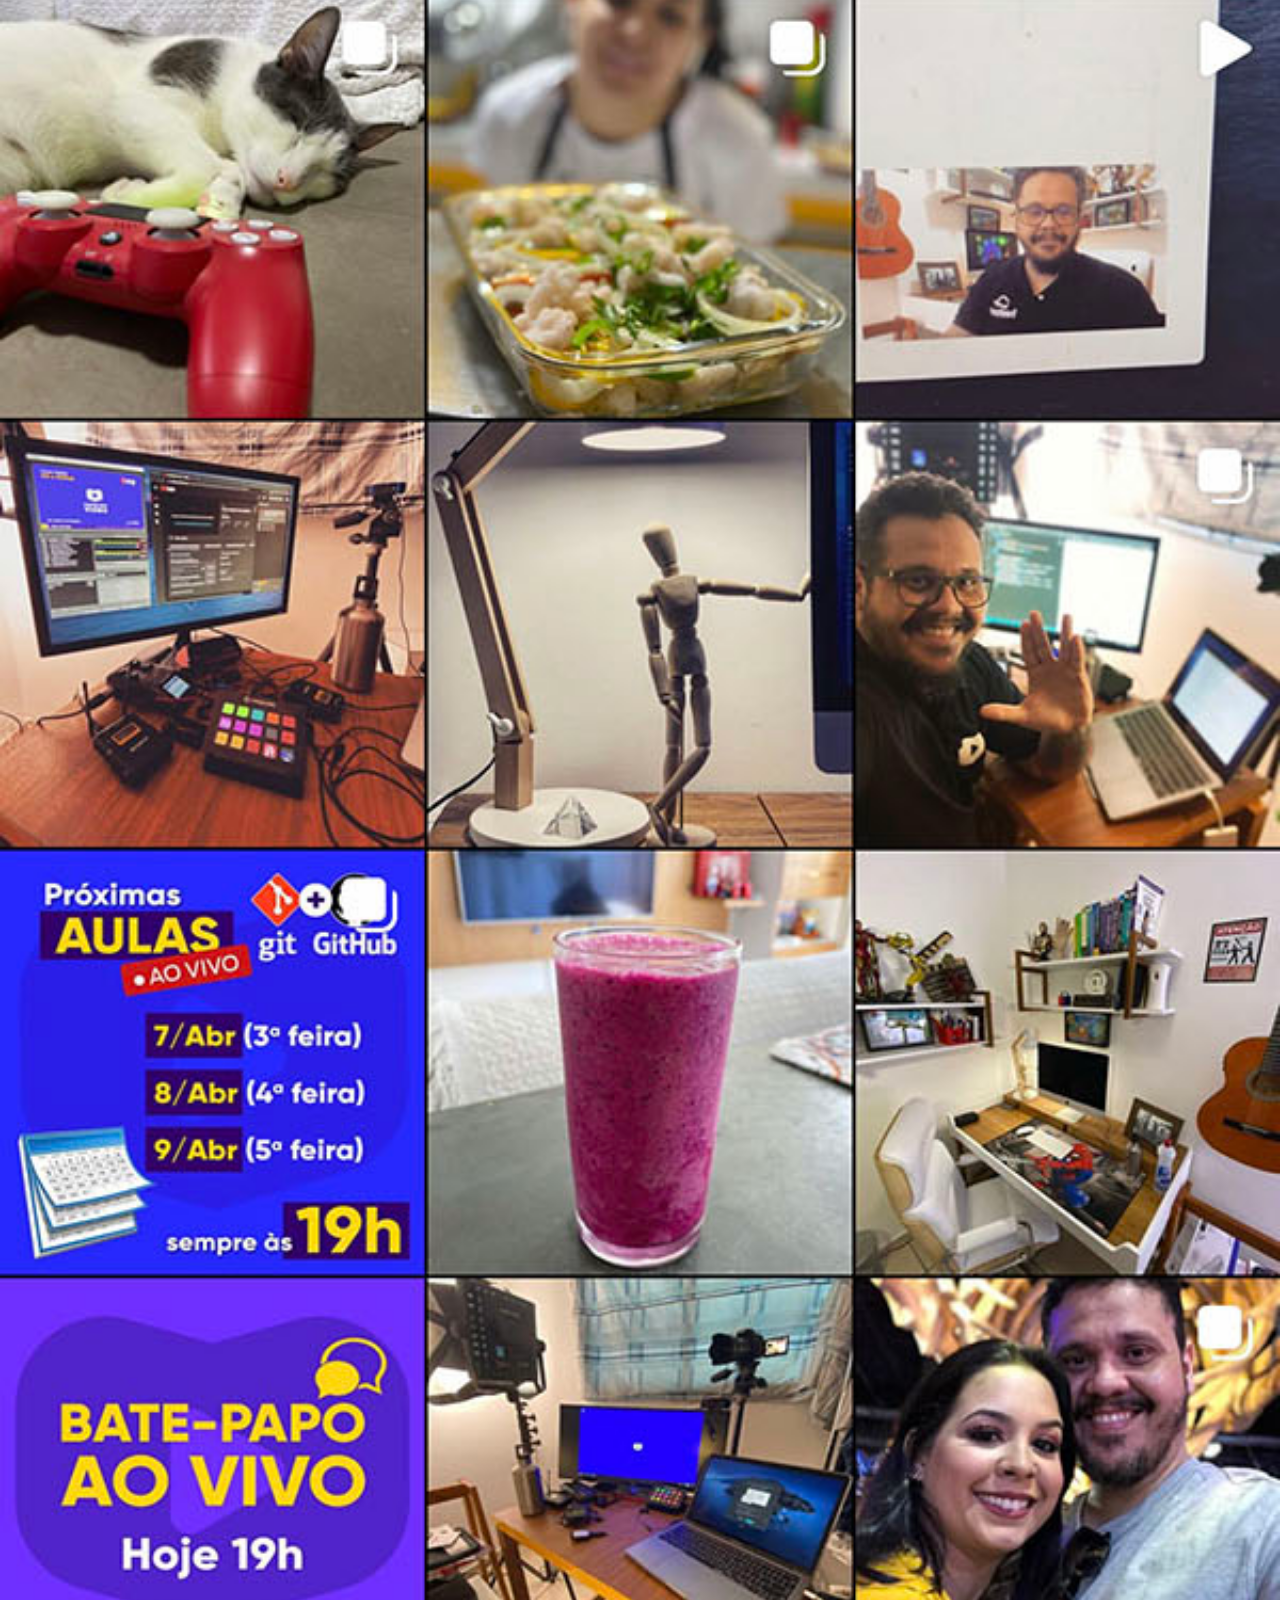
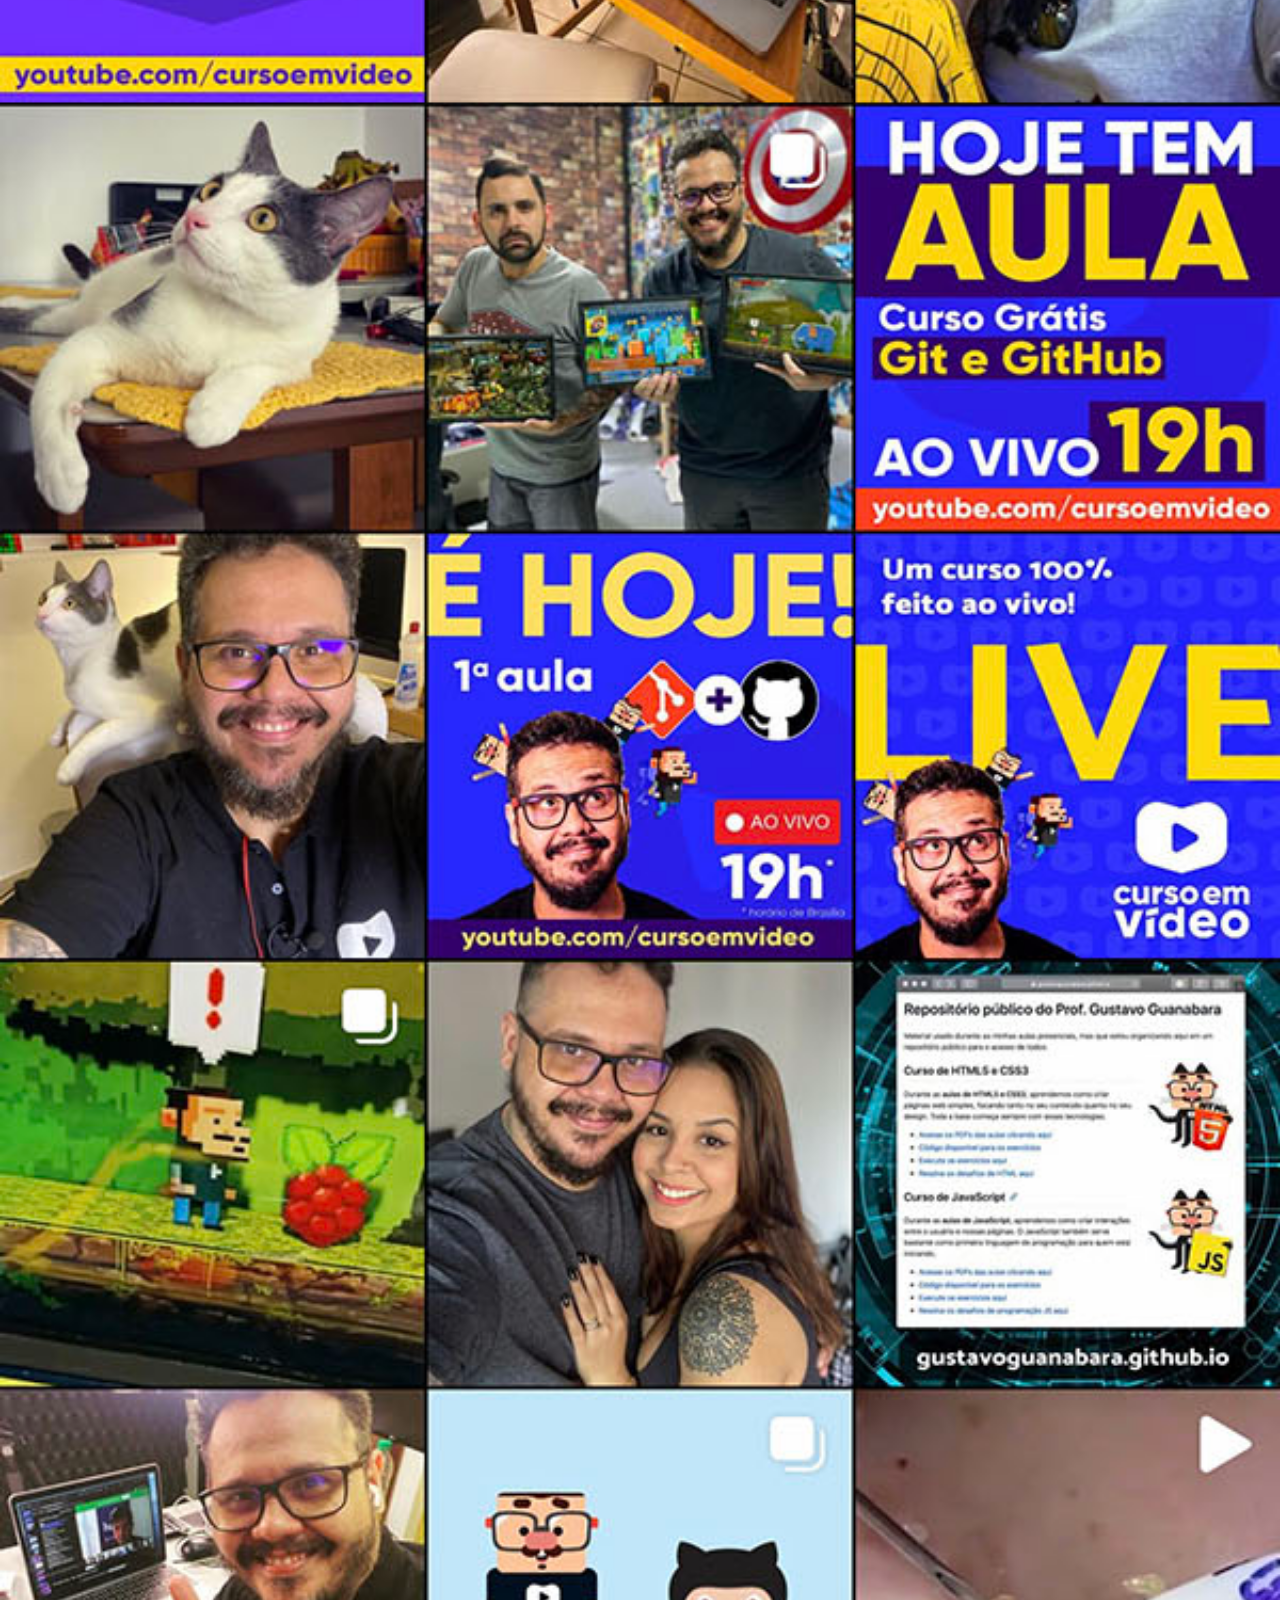
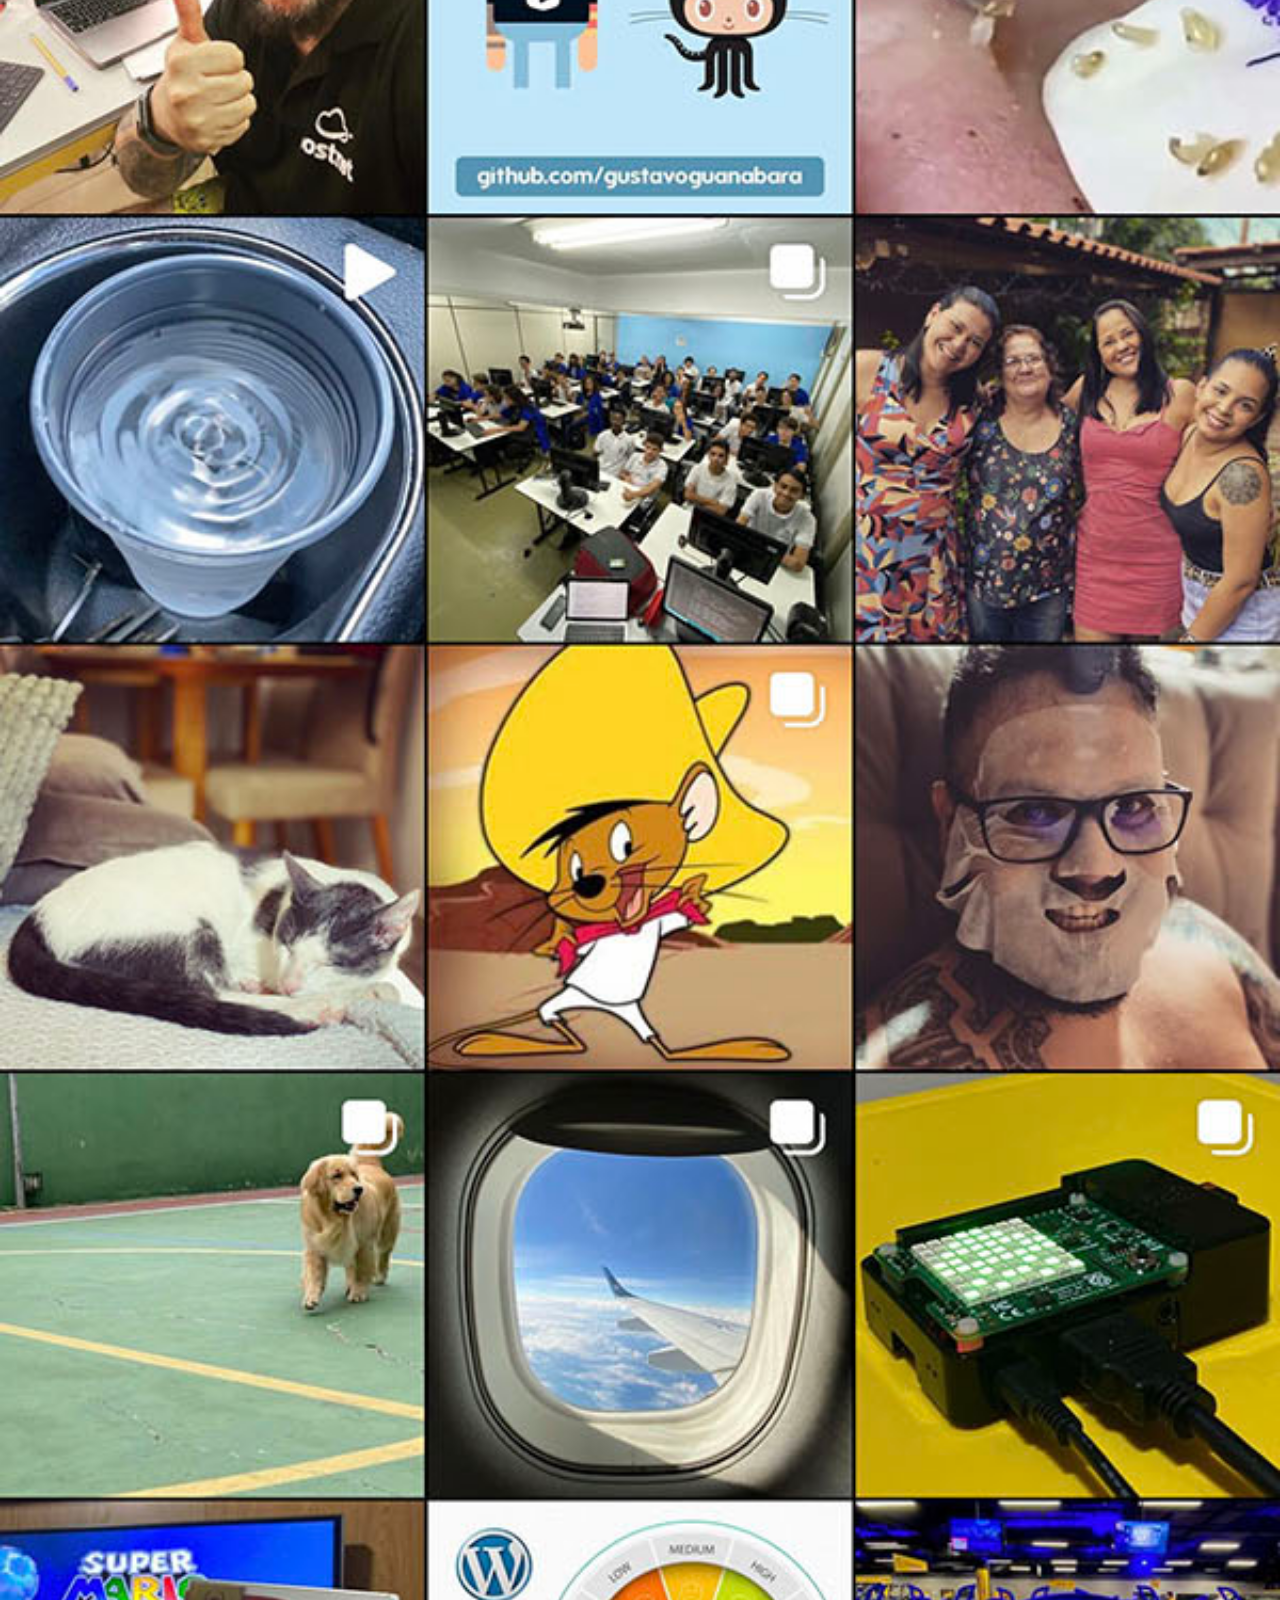
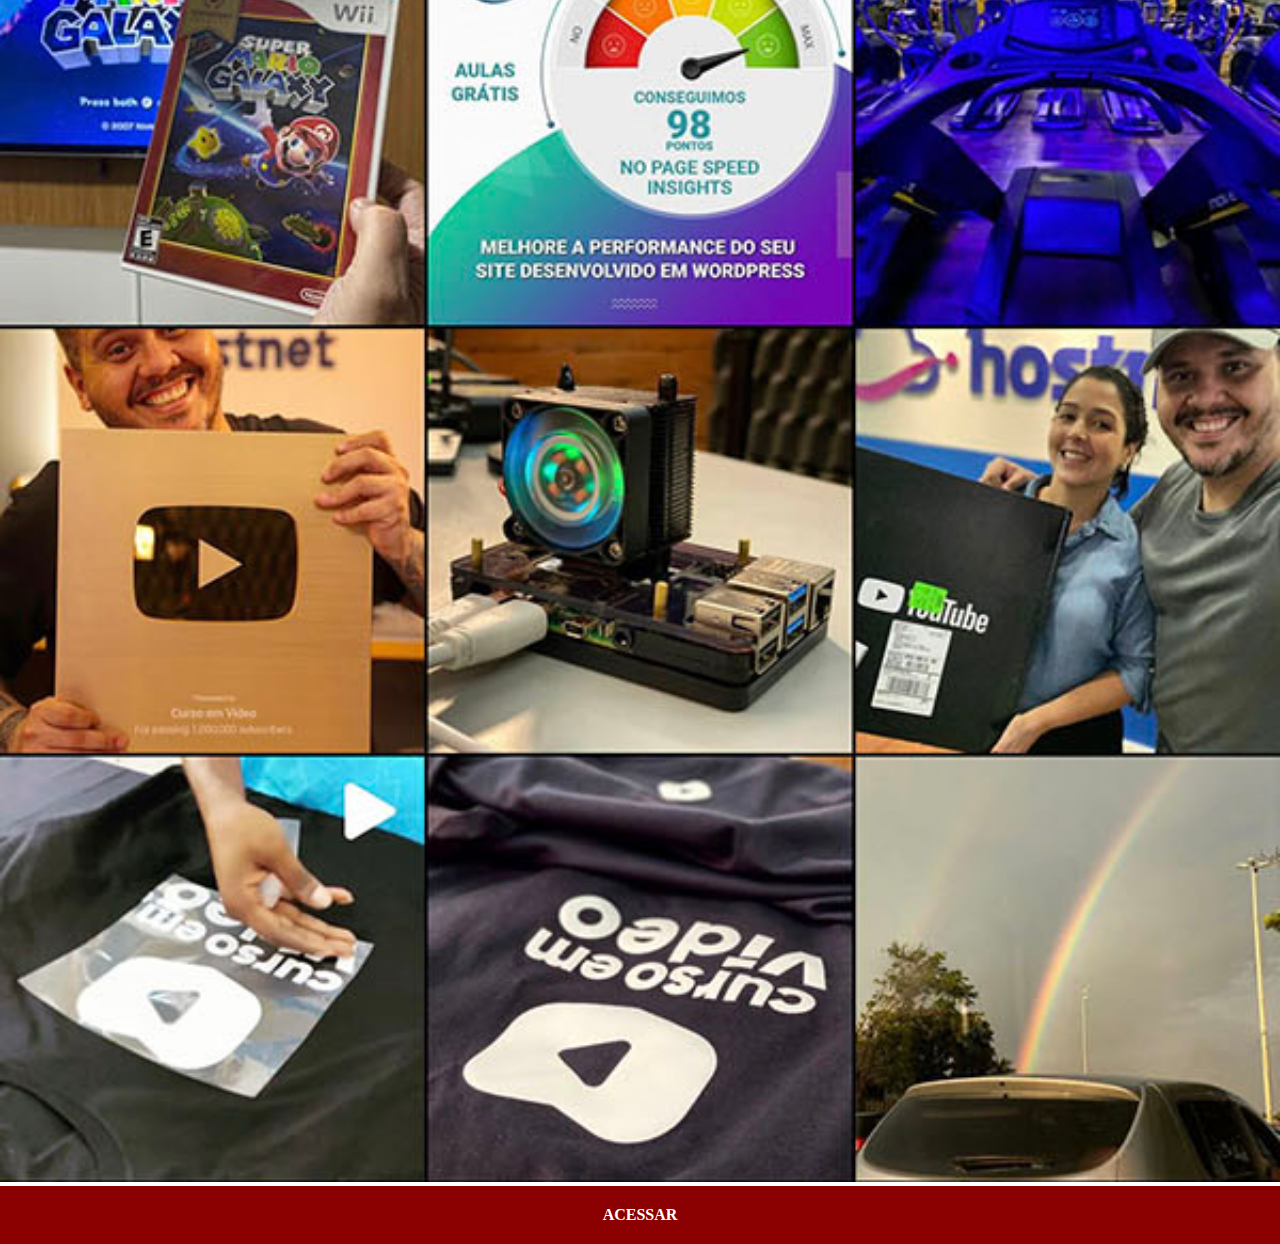
<file: instagram.html>
<!DOCTYPE html>
<html lang="en">
<head>
    <meta charset="UTF-8">
    <meta name="viewport" content="width=device-width, initial-scale=1.0">
    <title>Instagram</title>
    <link rel="stylesheet" href="estilos/style02.css">
</head>
<body>
    <img src="imagens/tela-instagram.jpg" alt="Instagram">
    <a href="https://www.instagram.com/gustavoguanabara/" target="_blank">ACESSAR</a>
</body>
</html>
</file>
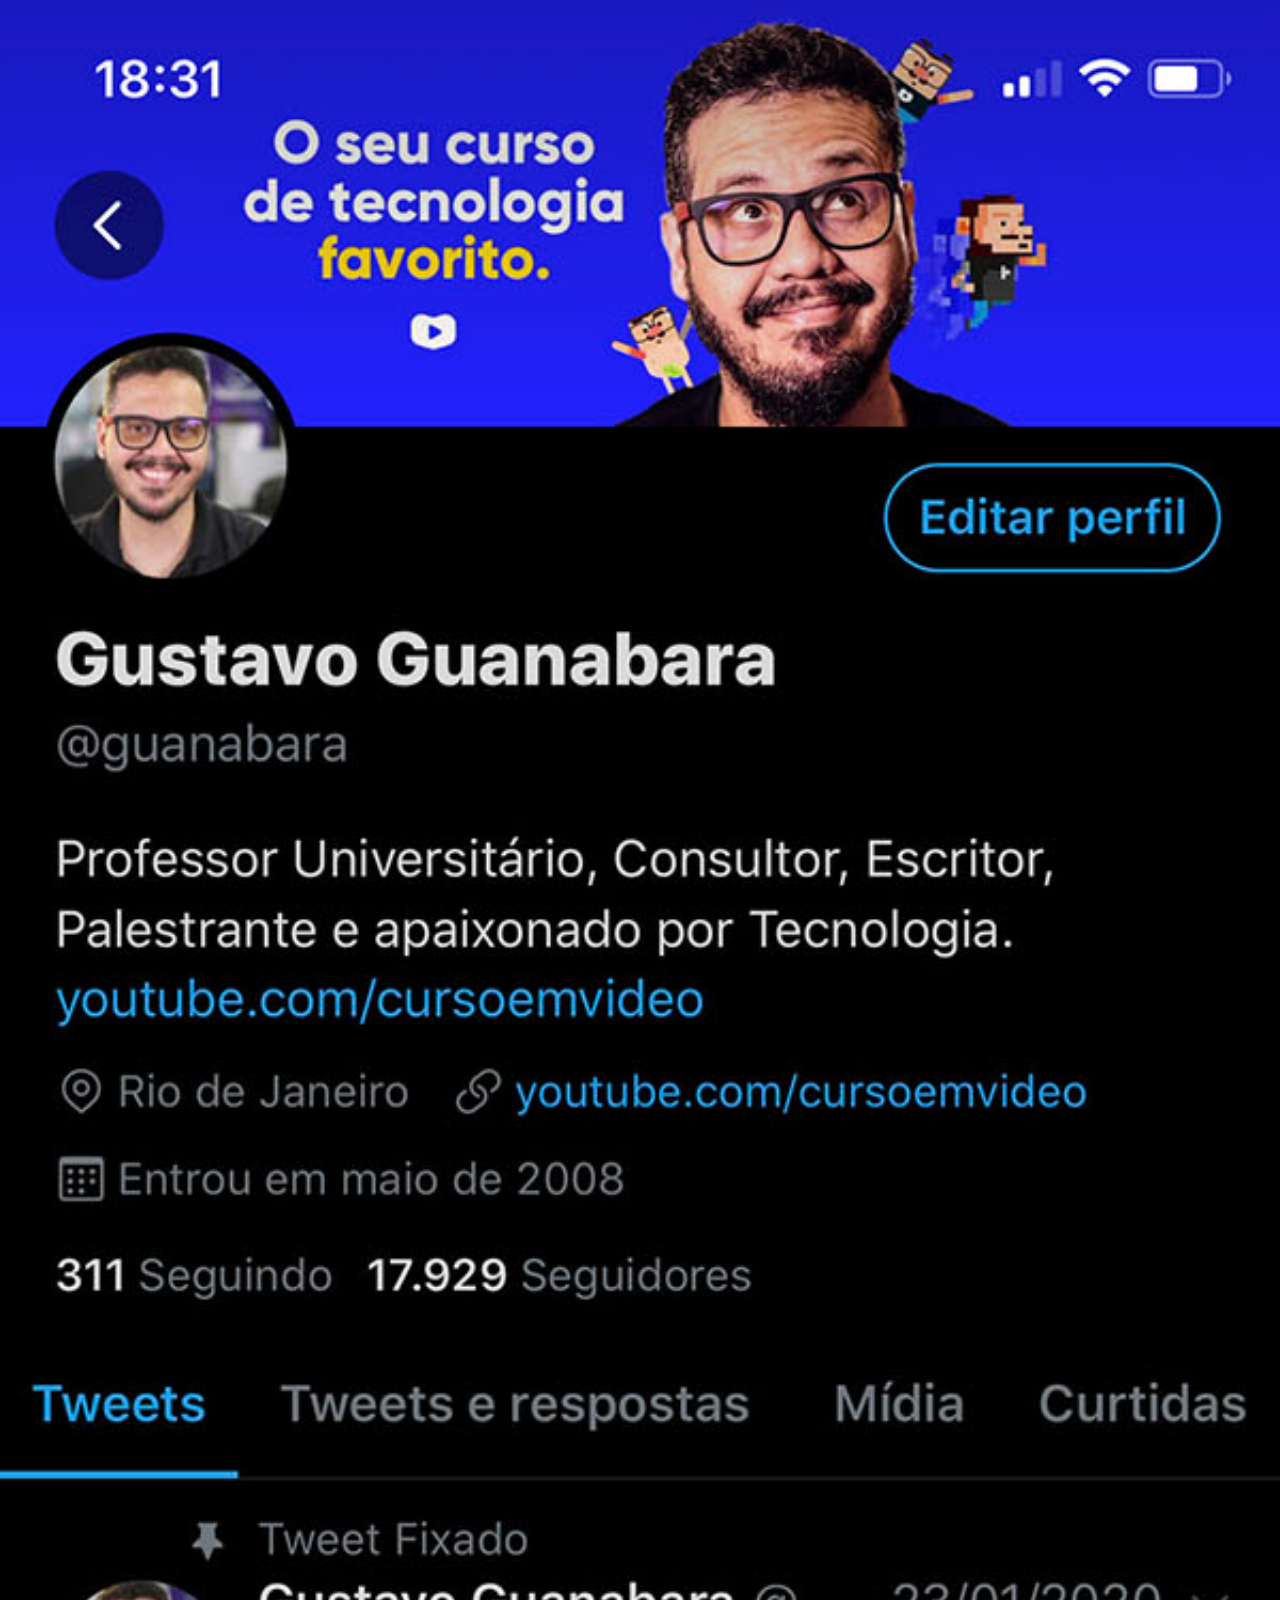
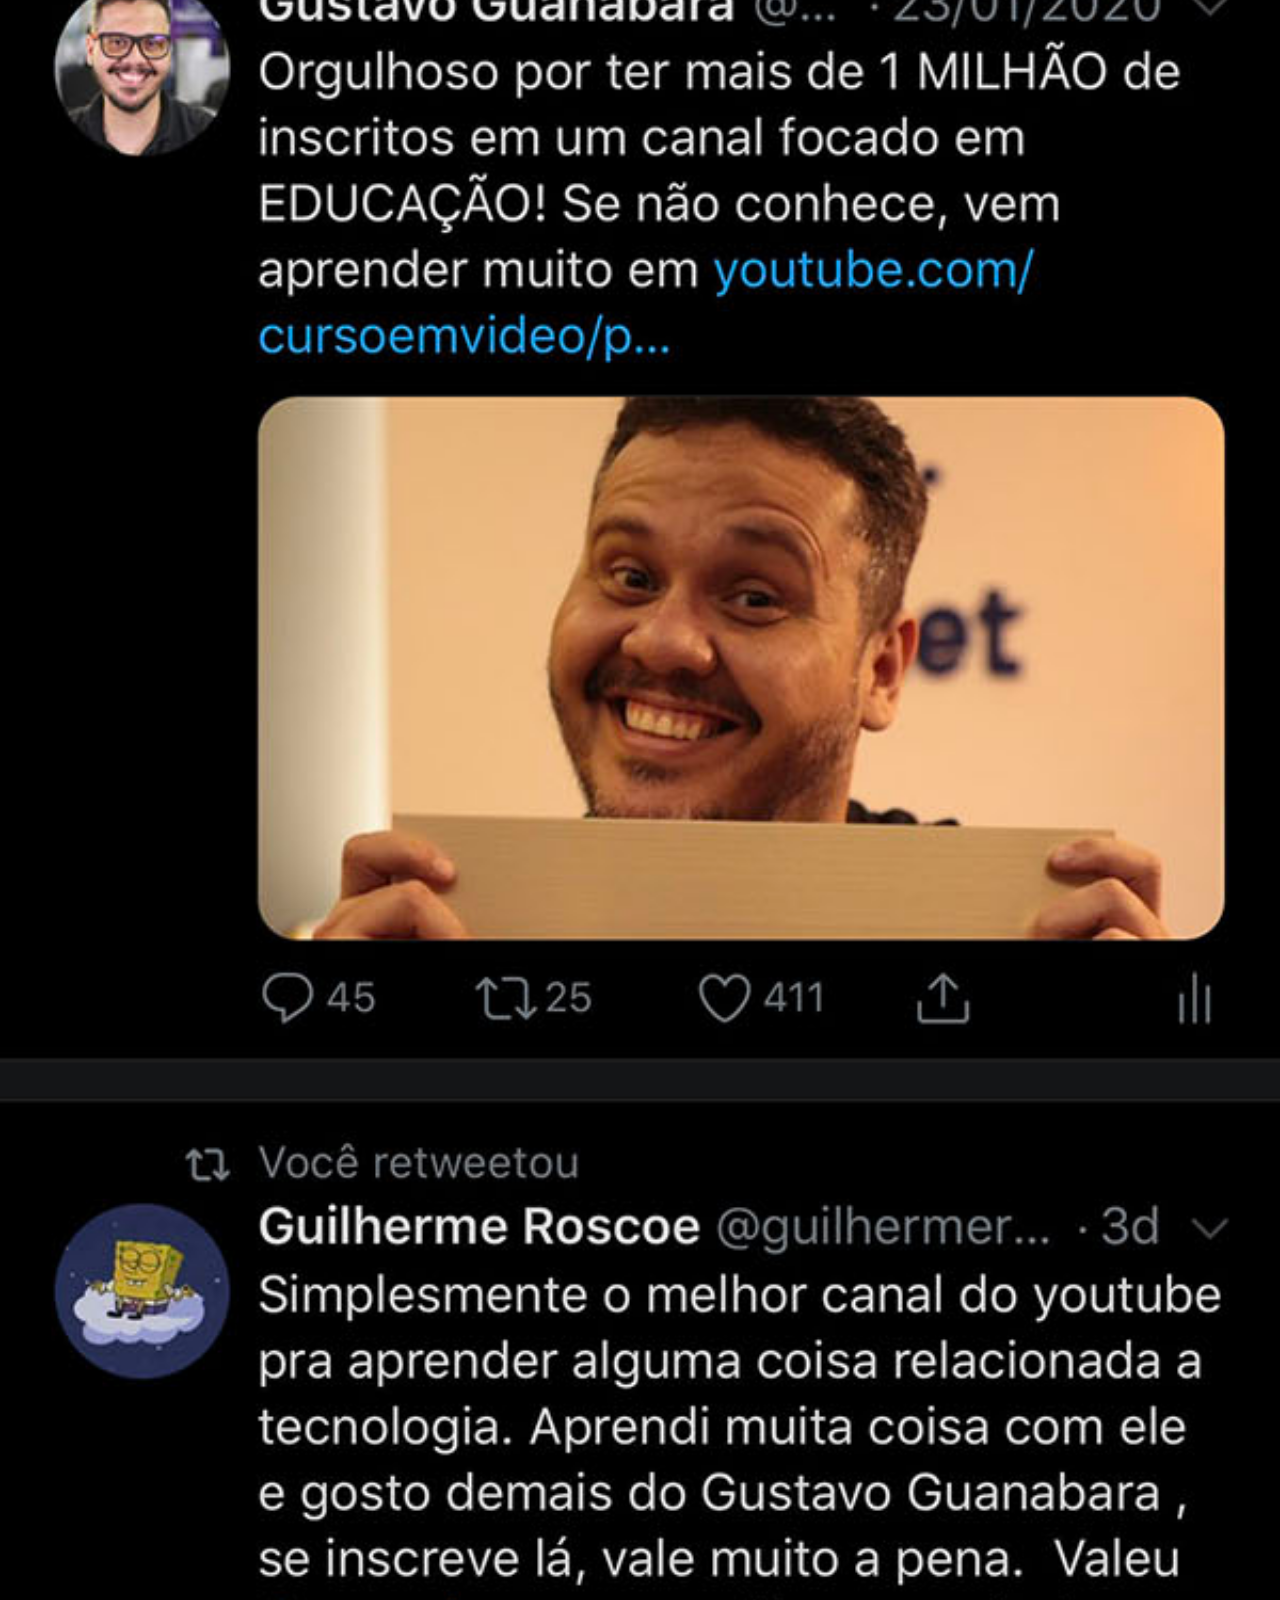
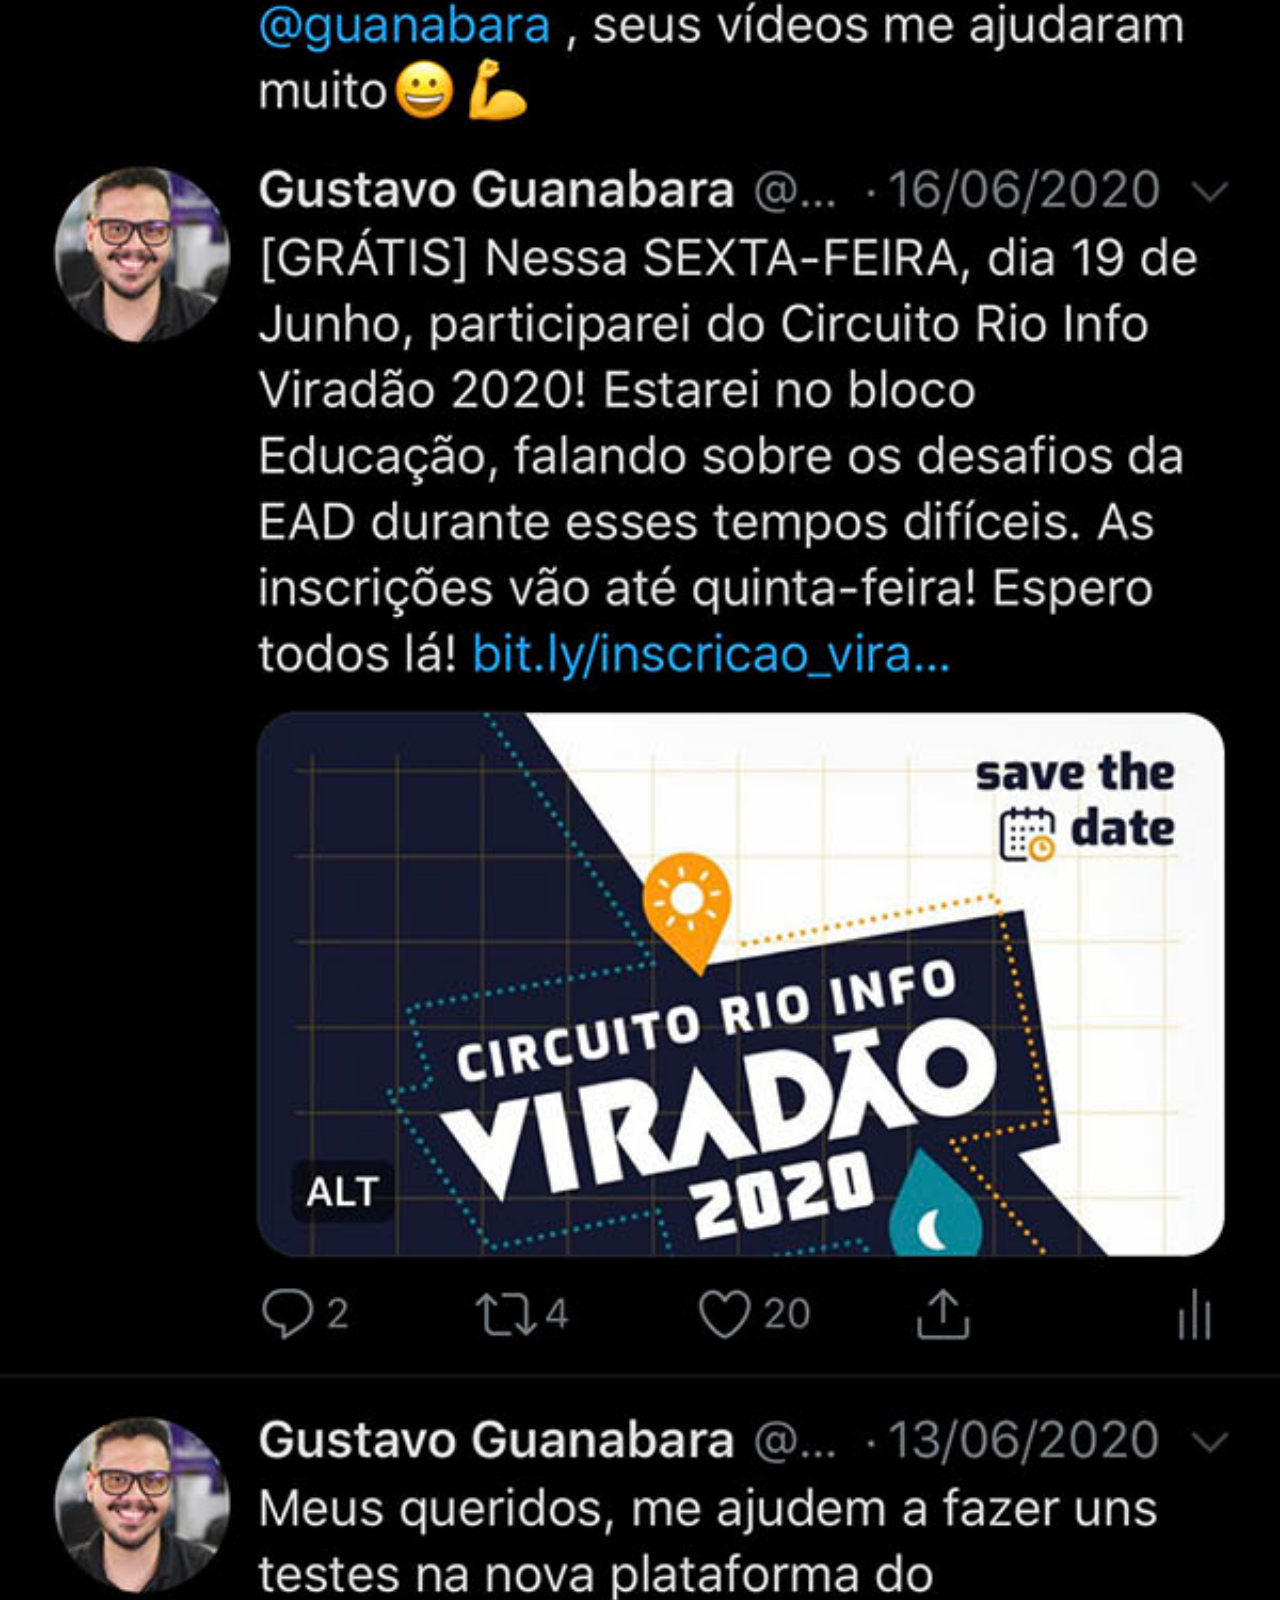
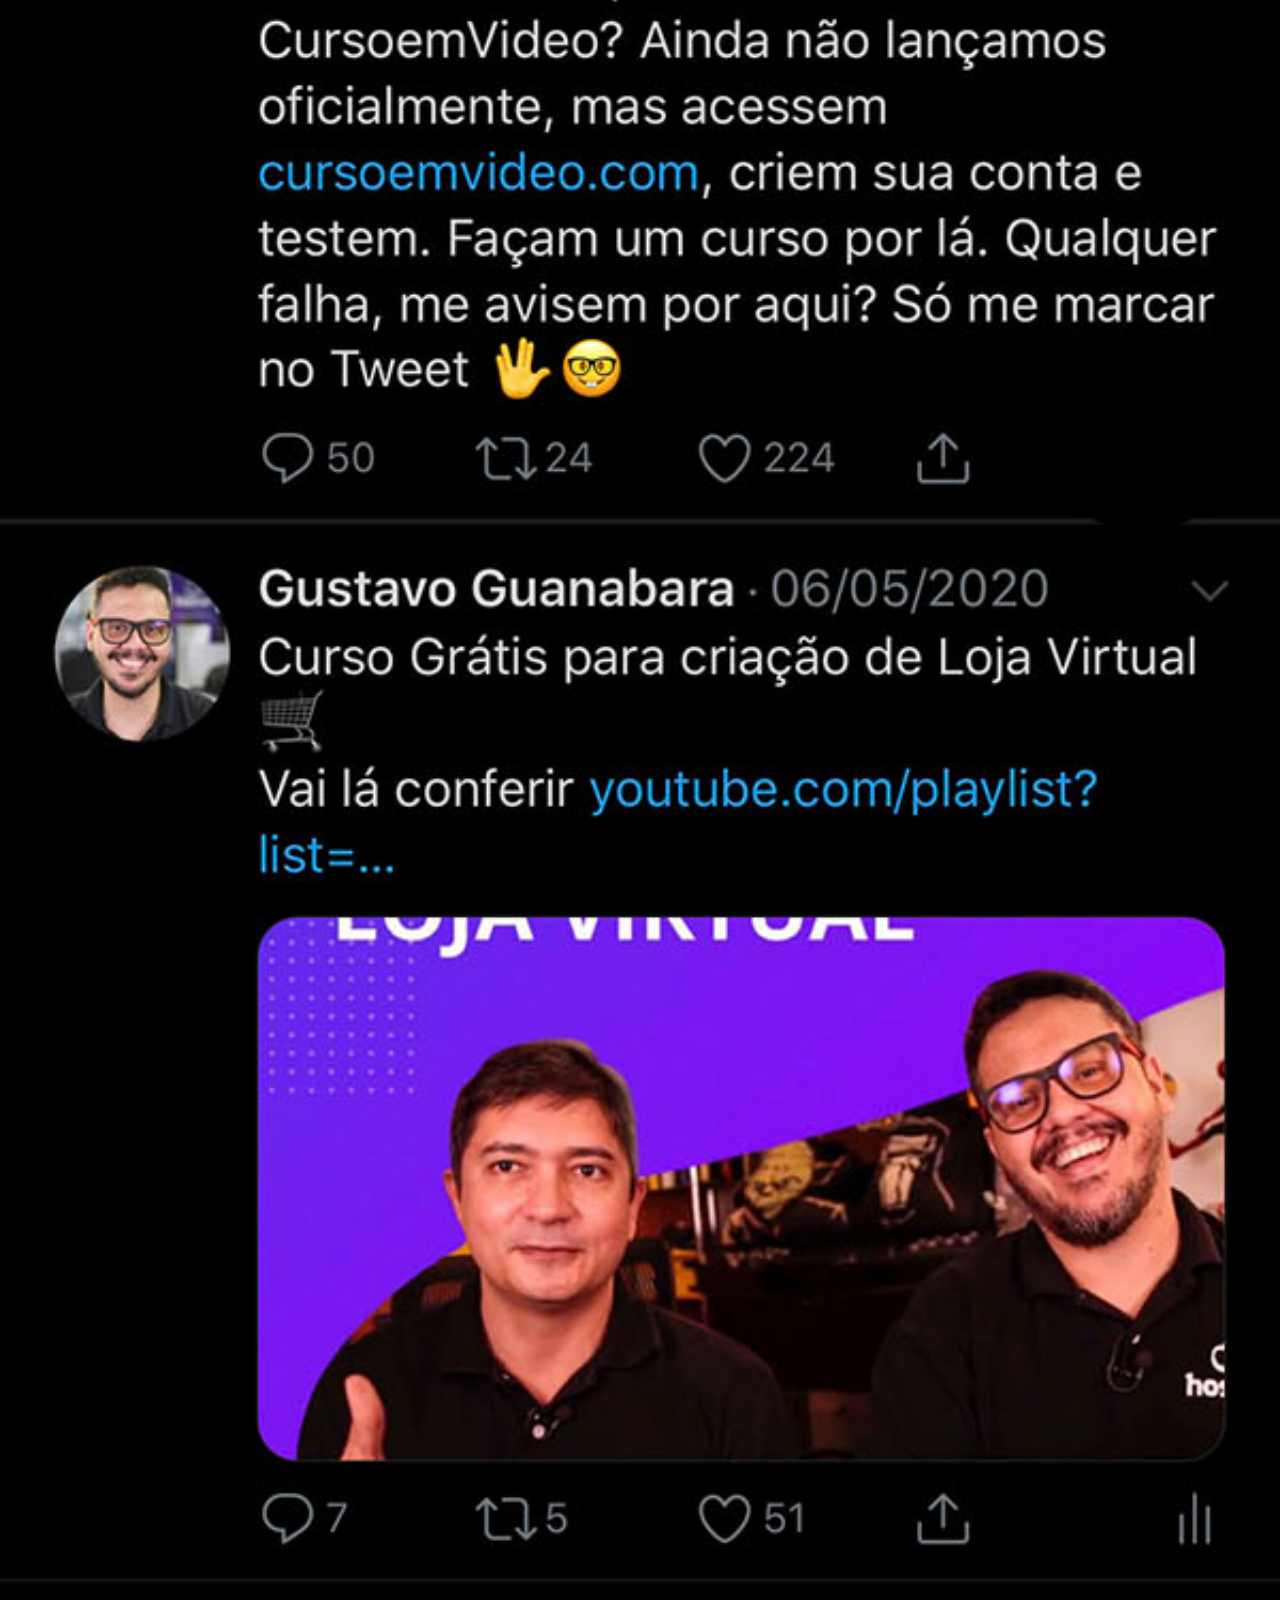
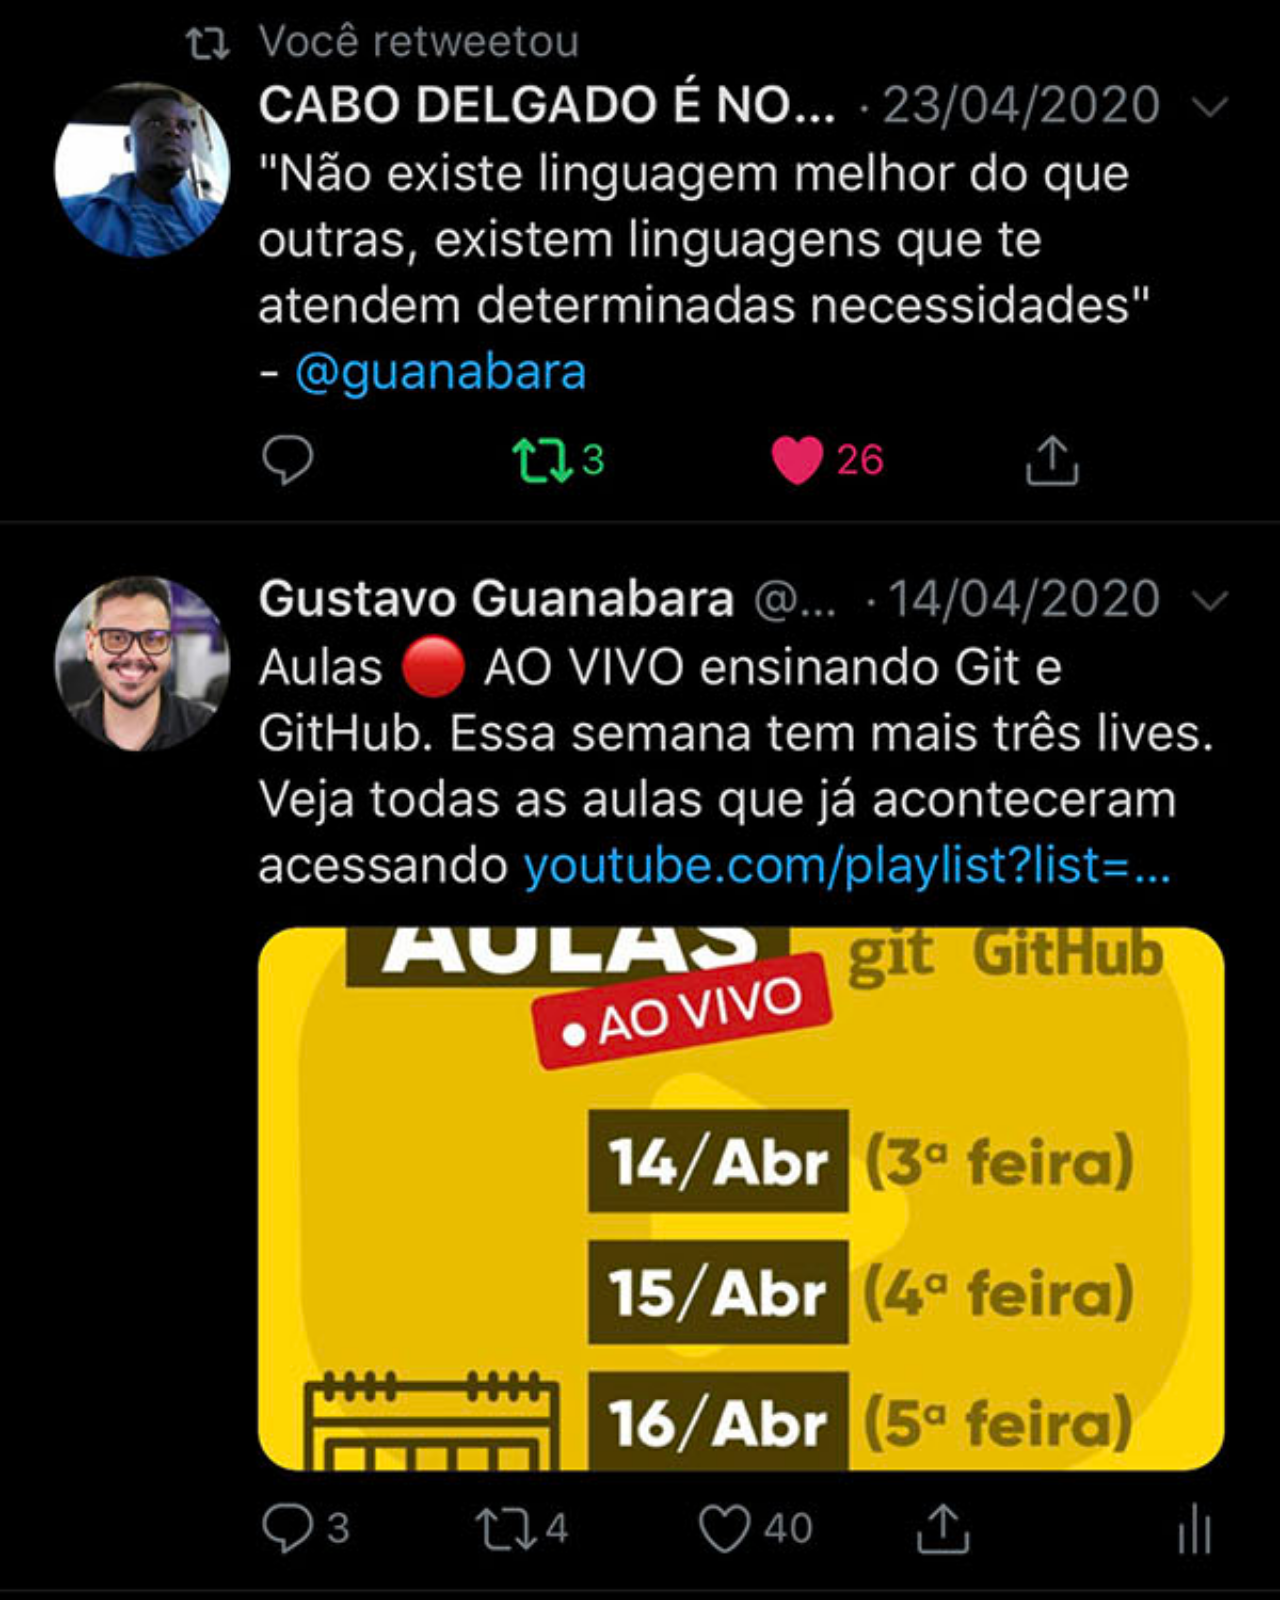
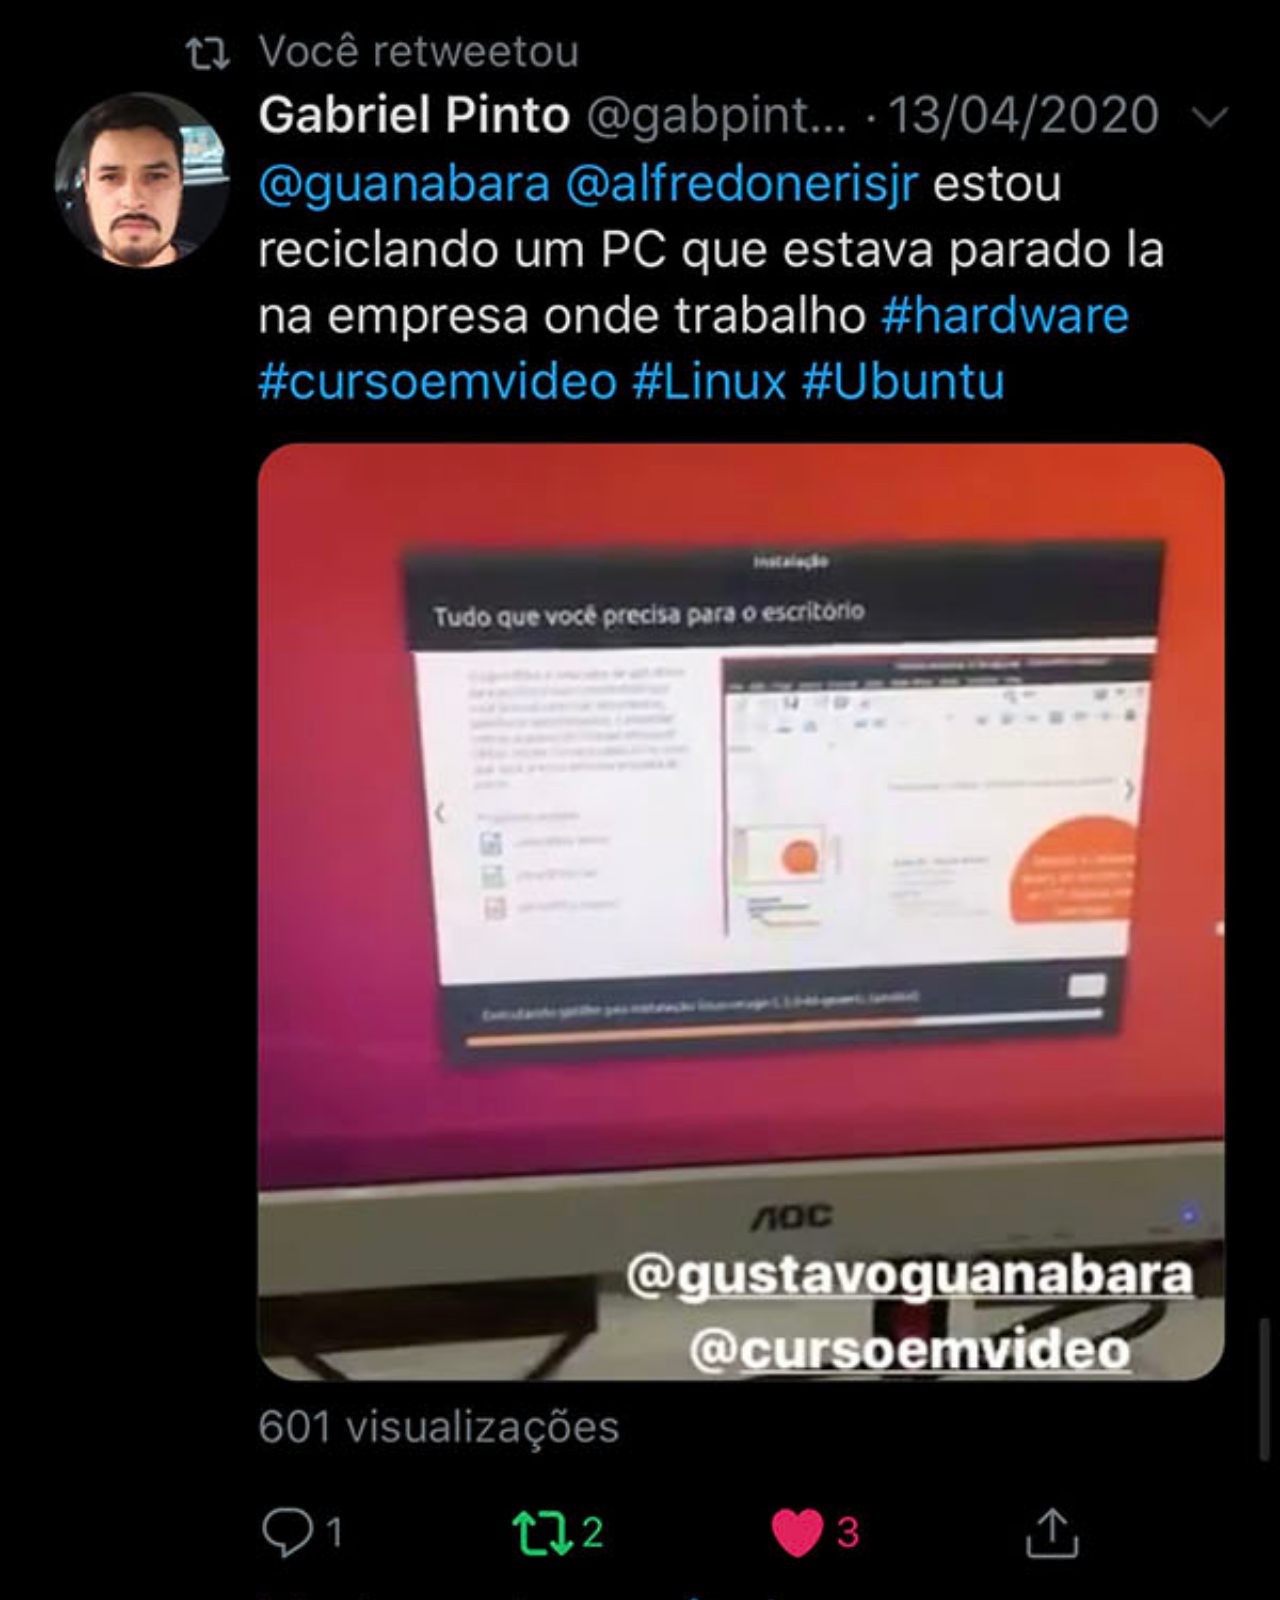
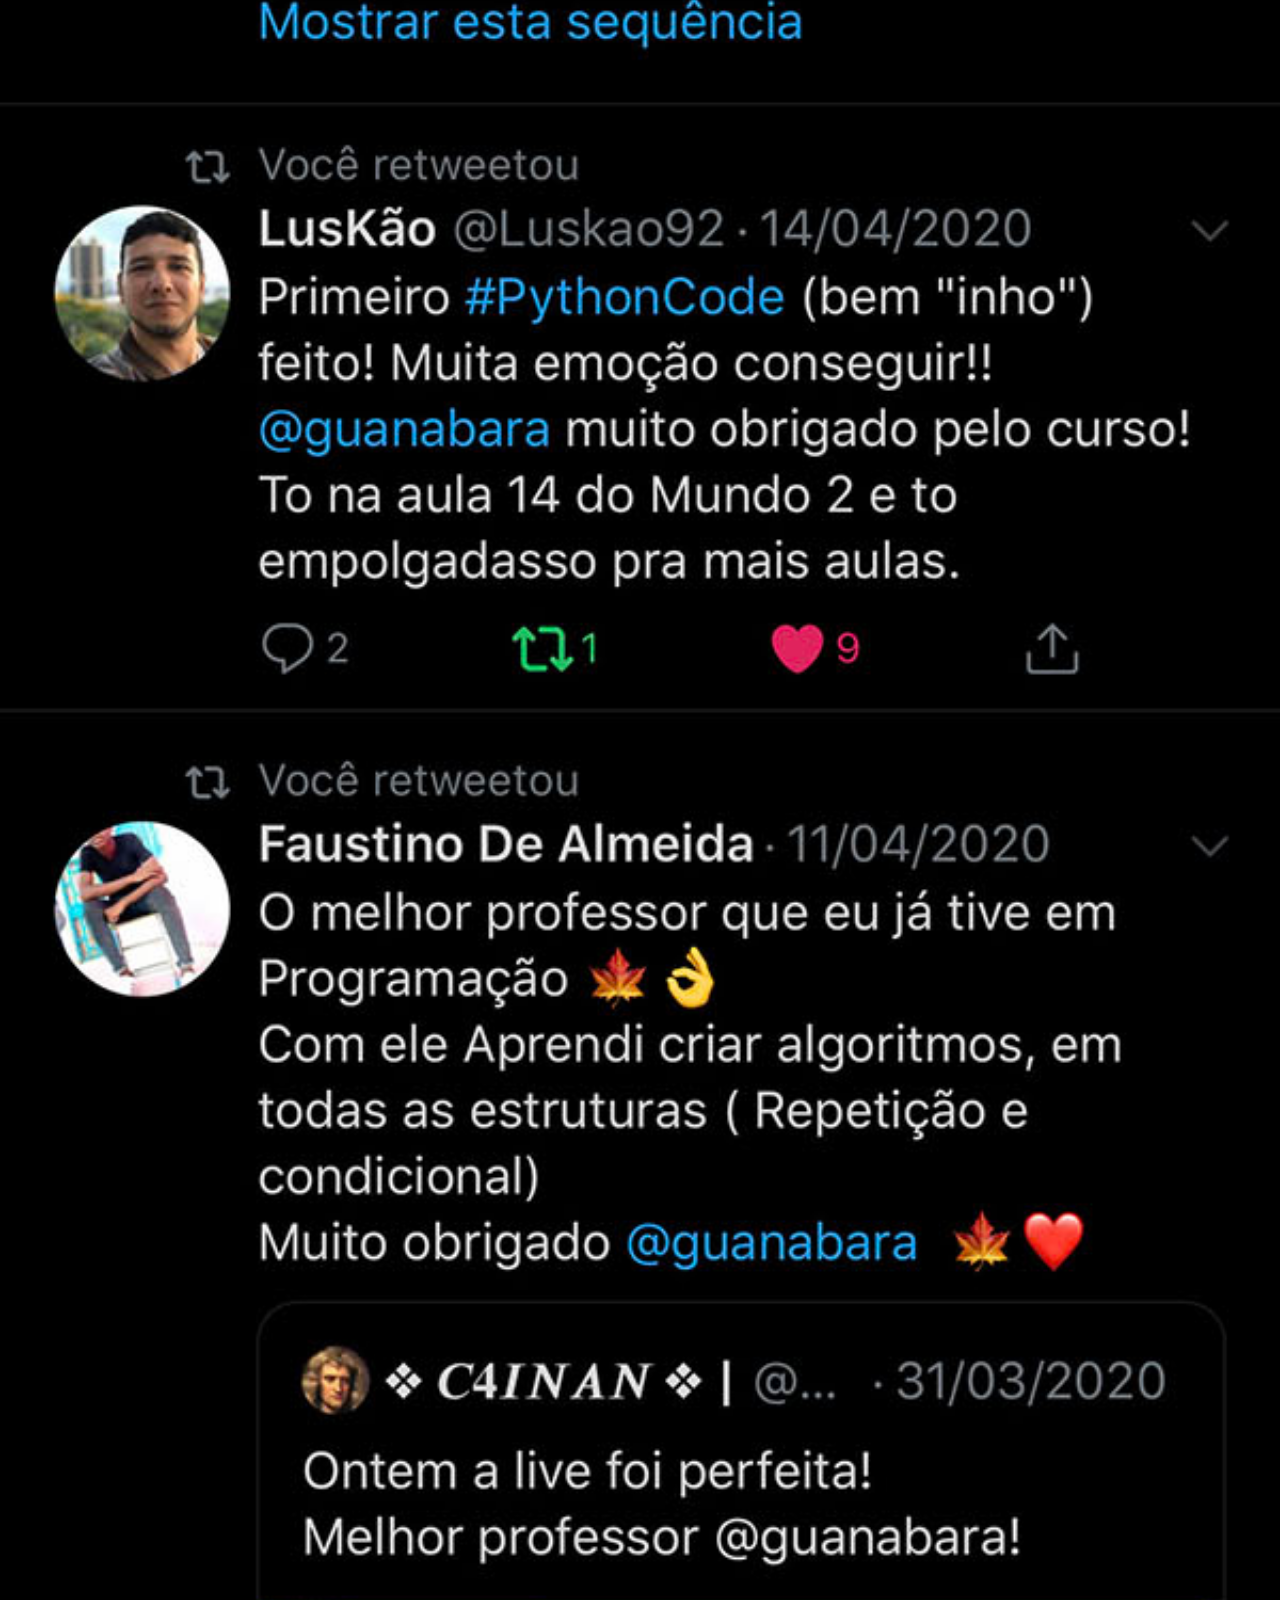
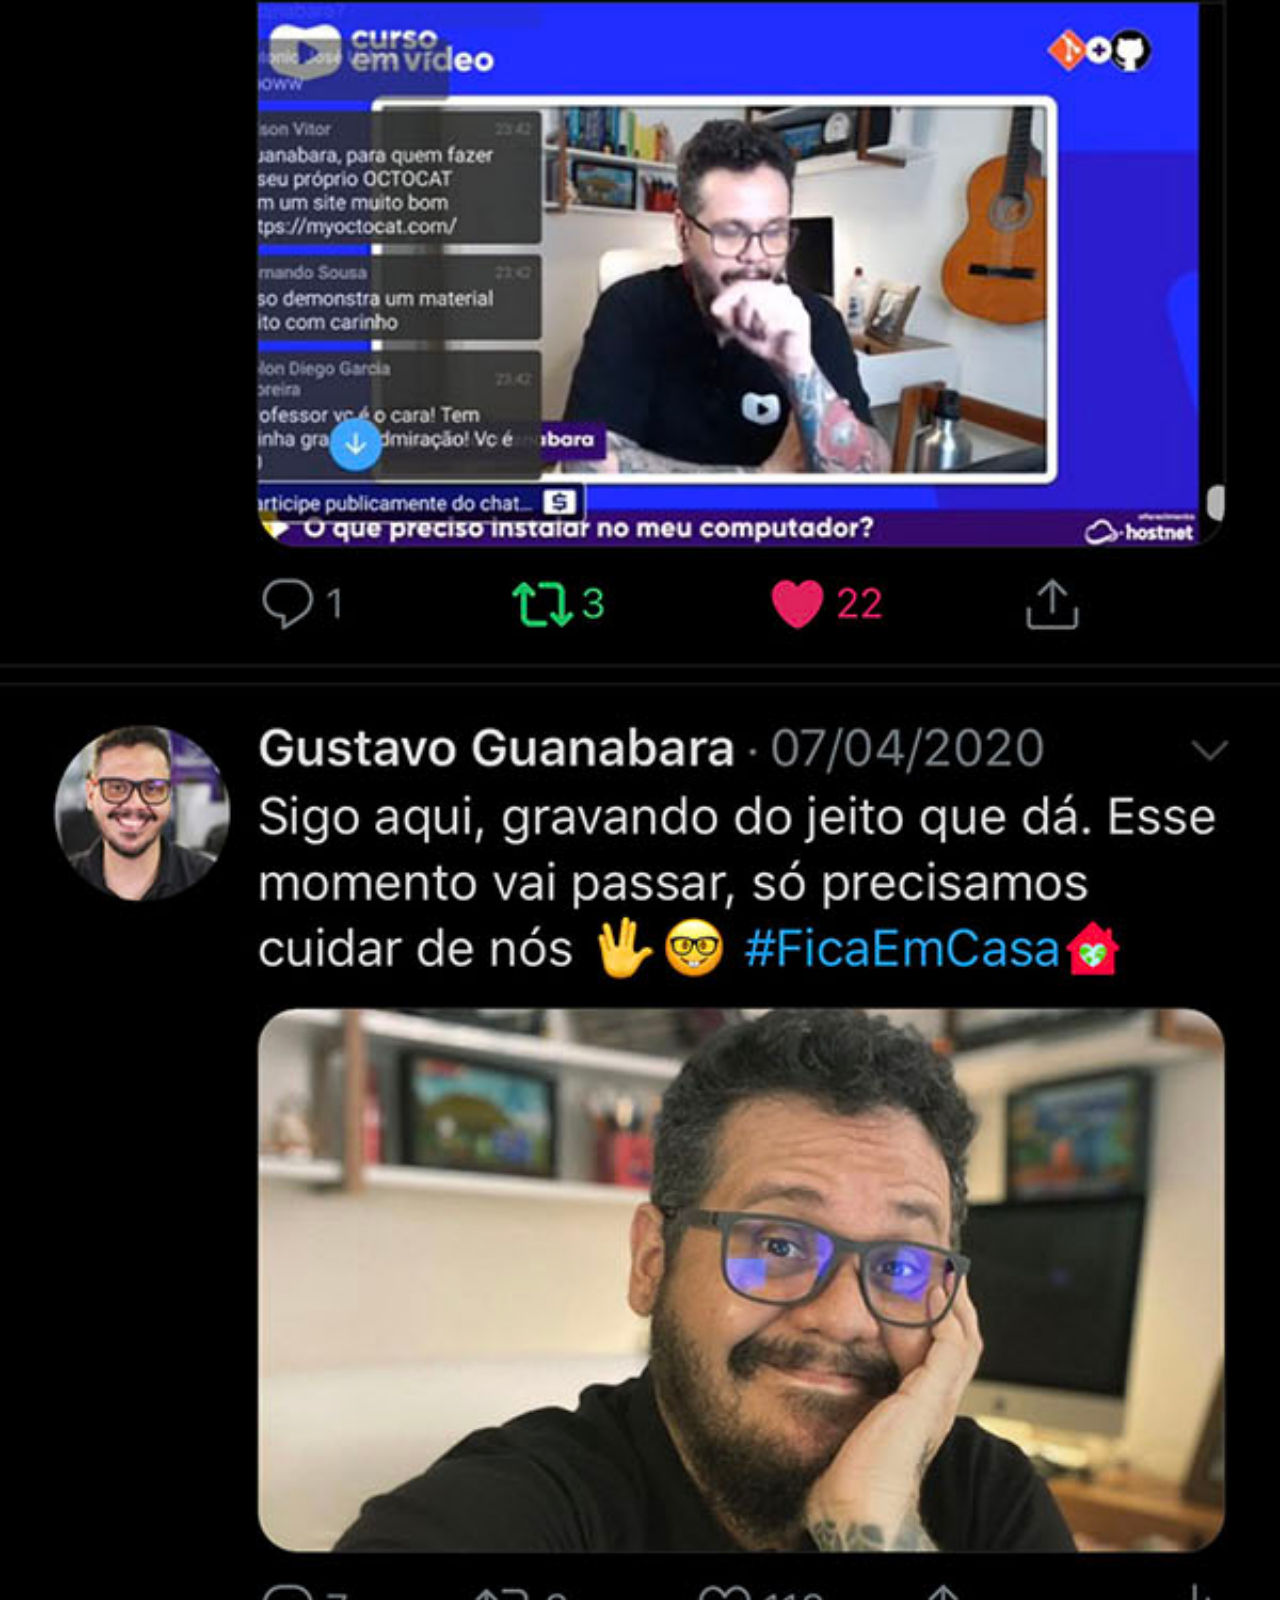
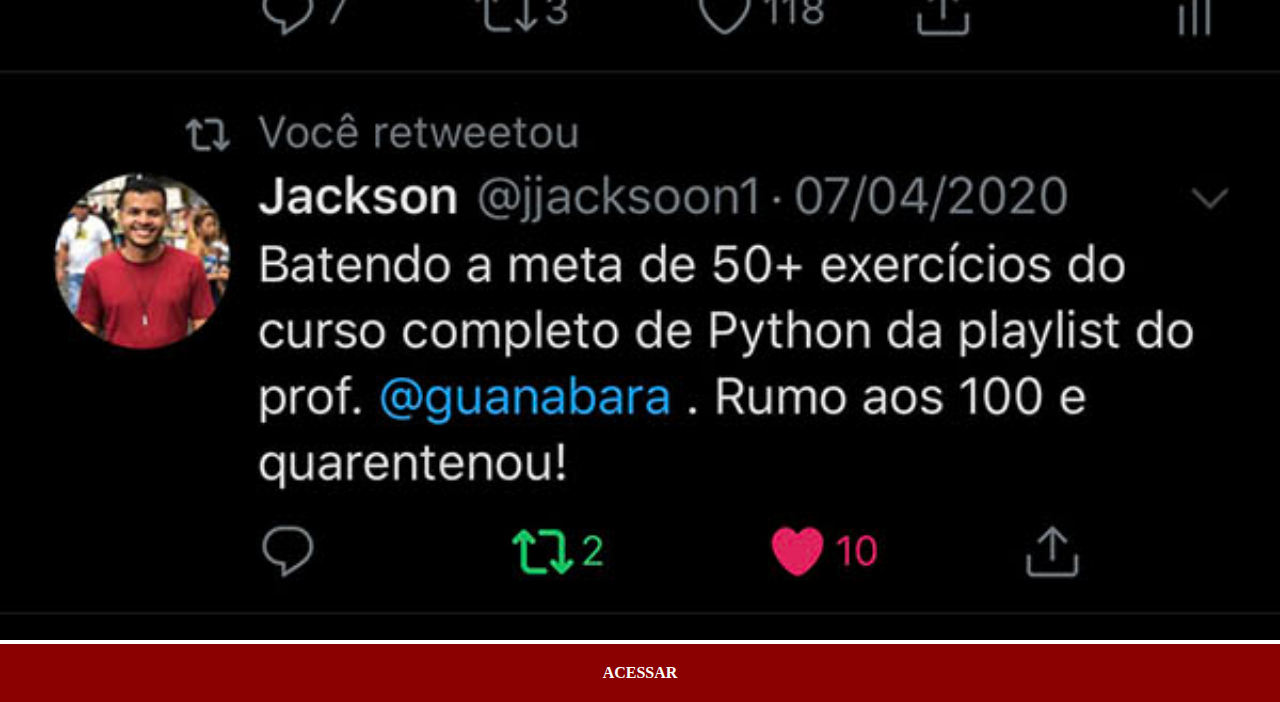
<file: twitter.html>
<!DOCTYPE html>
<html lang="pt-br">
<head>
    <meta charset="UTF-8">
    <meta name="viewport" content="width=device-width, initial-scale=1.0">
    <title>Twitter</title>
    <link rel="stylesheet" href="estilos/style02.css">
</head>
<body>
    <img src="imagens/tela-twitter.jpg" alt="Twitter">
    <a href="#">ACESSAR</a>
</body>
</html>
</file>
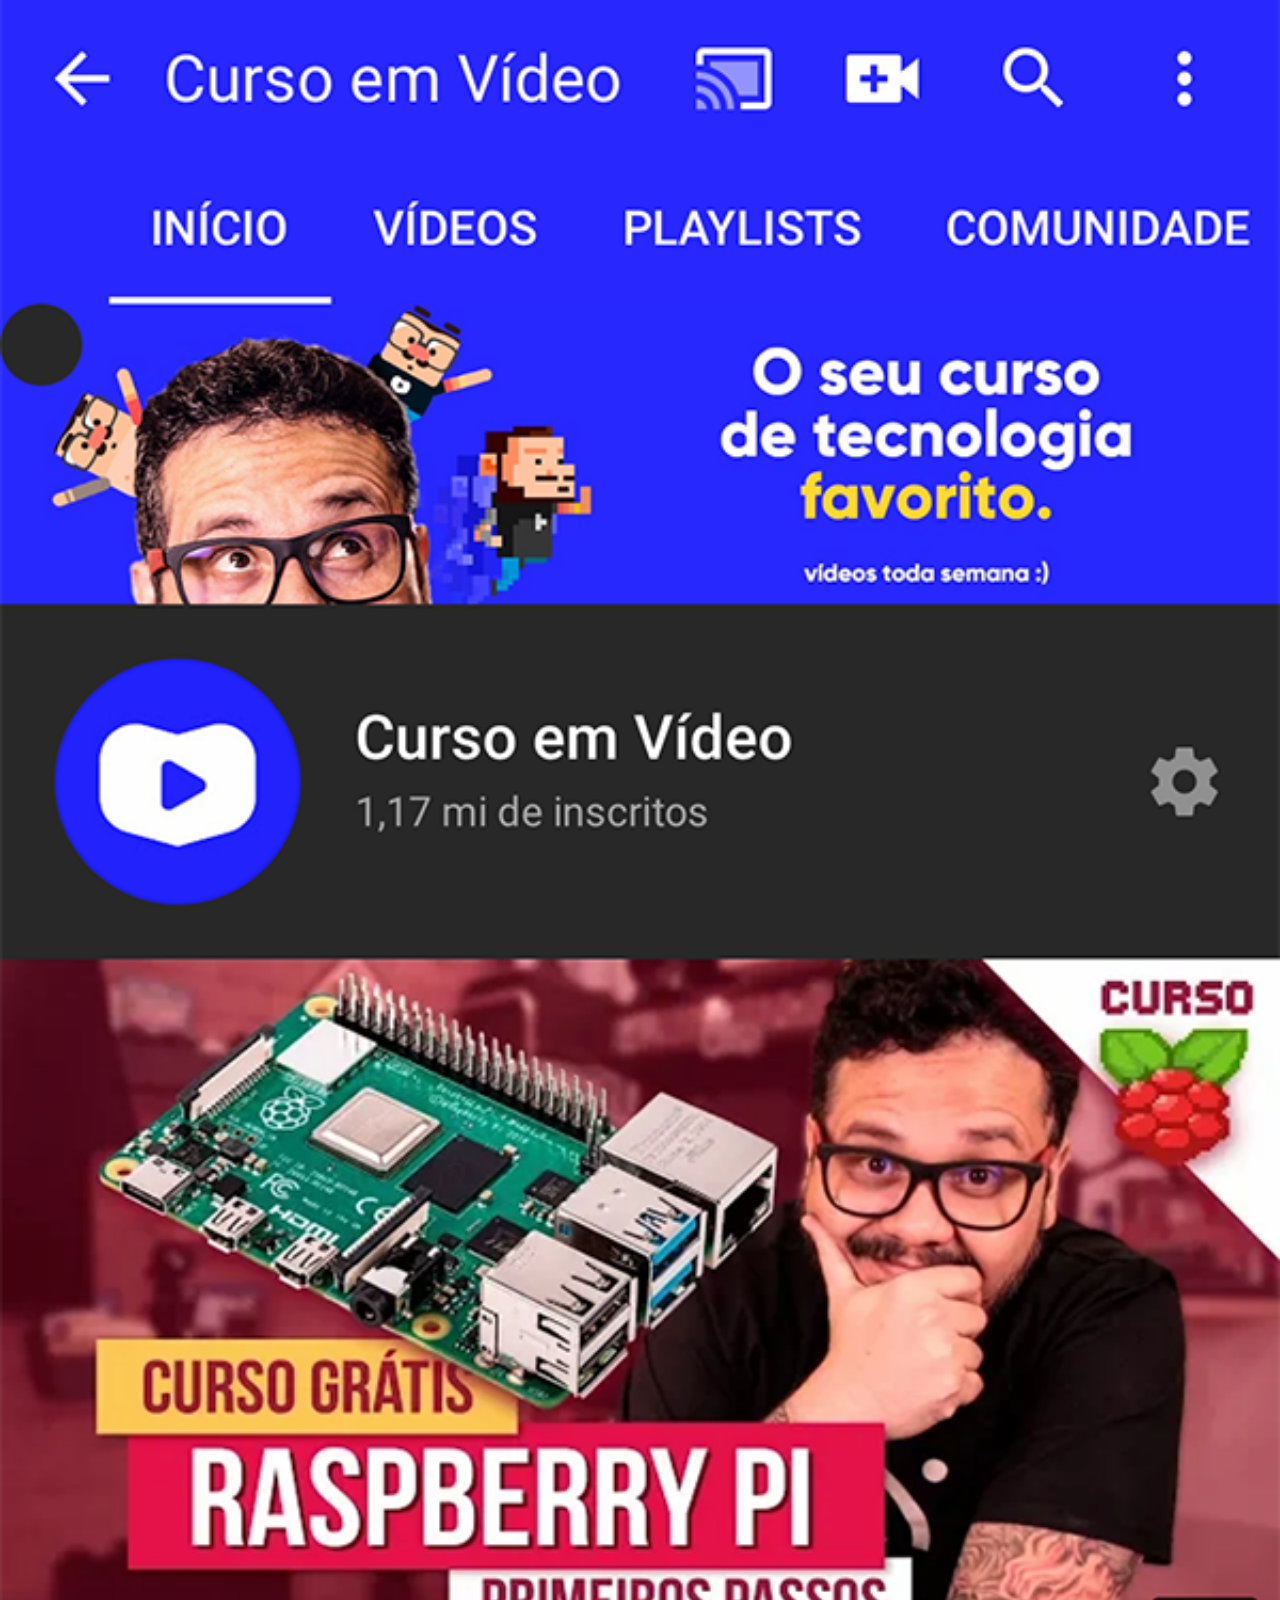
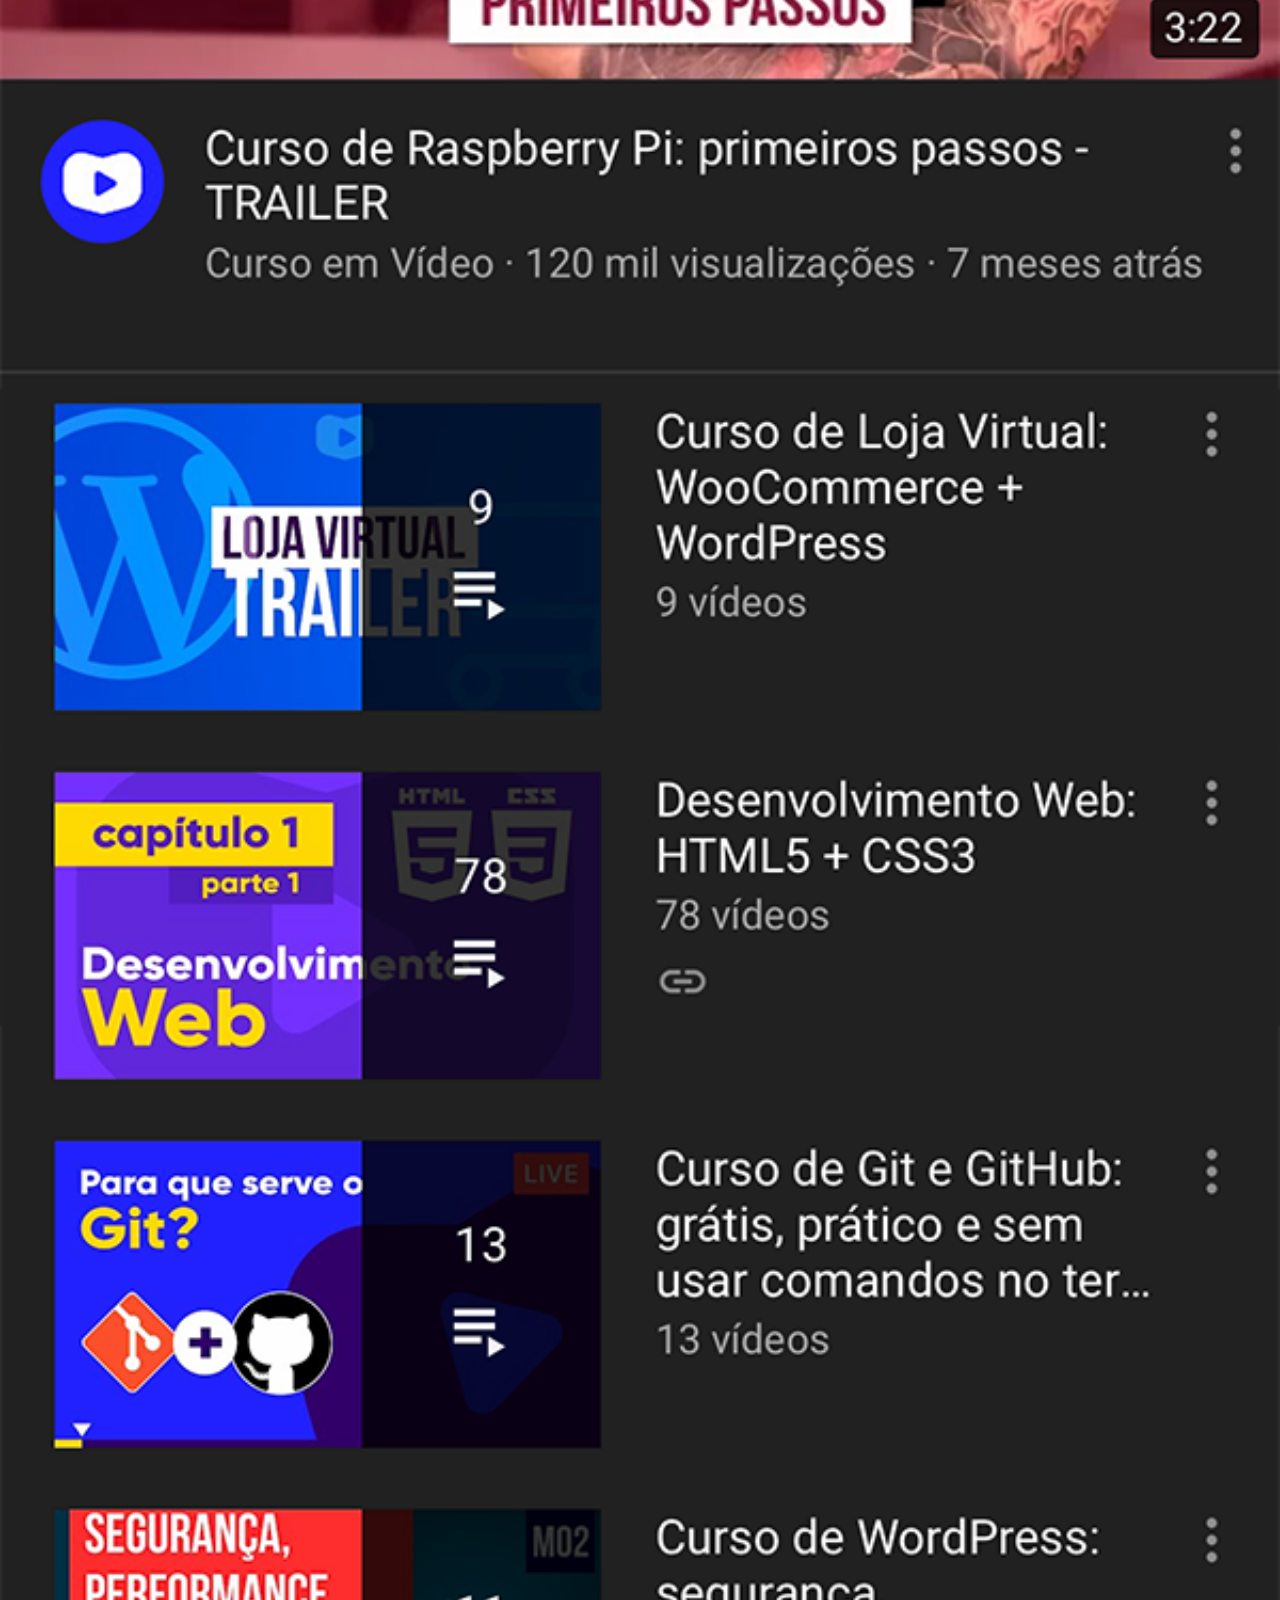
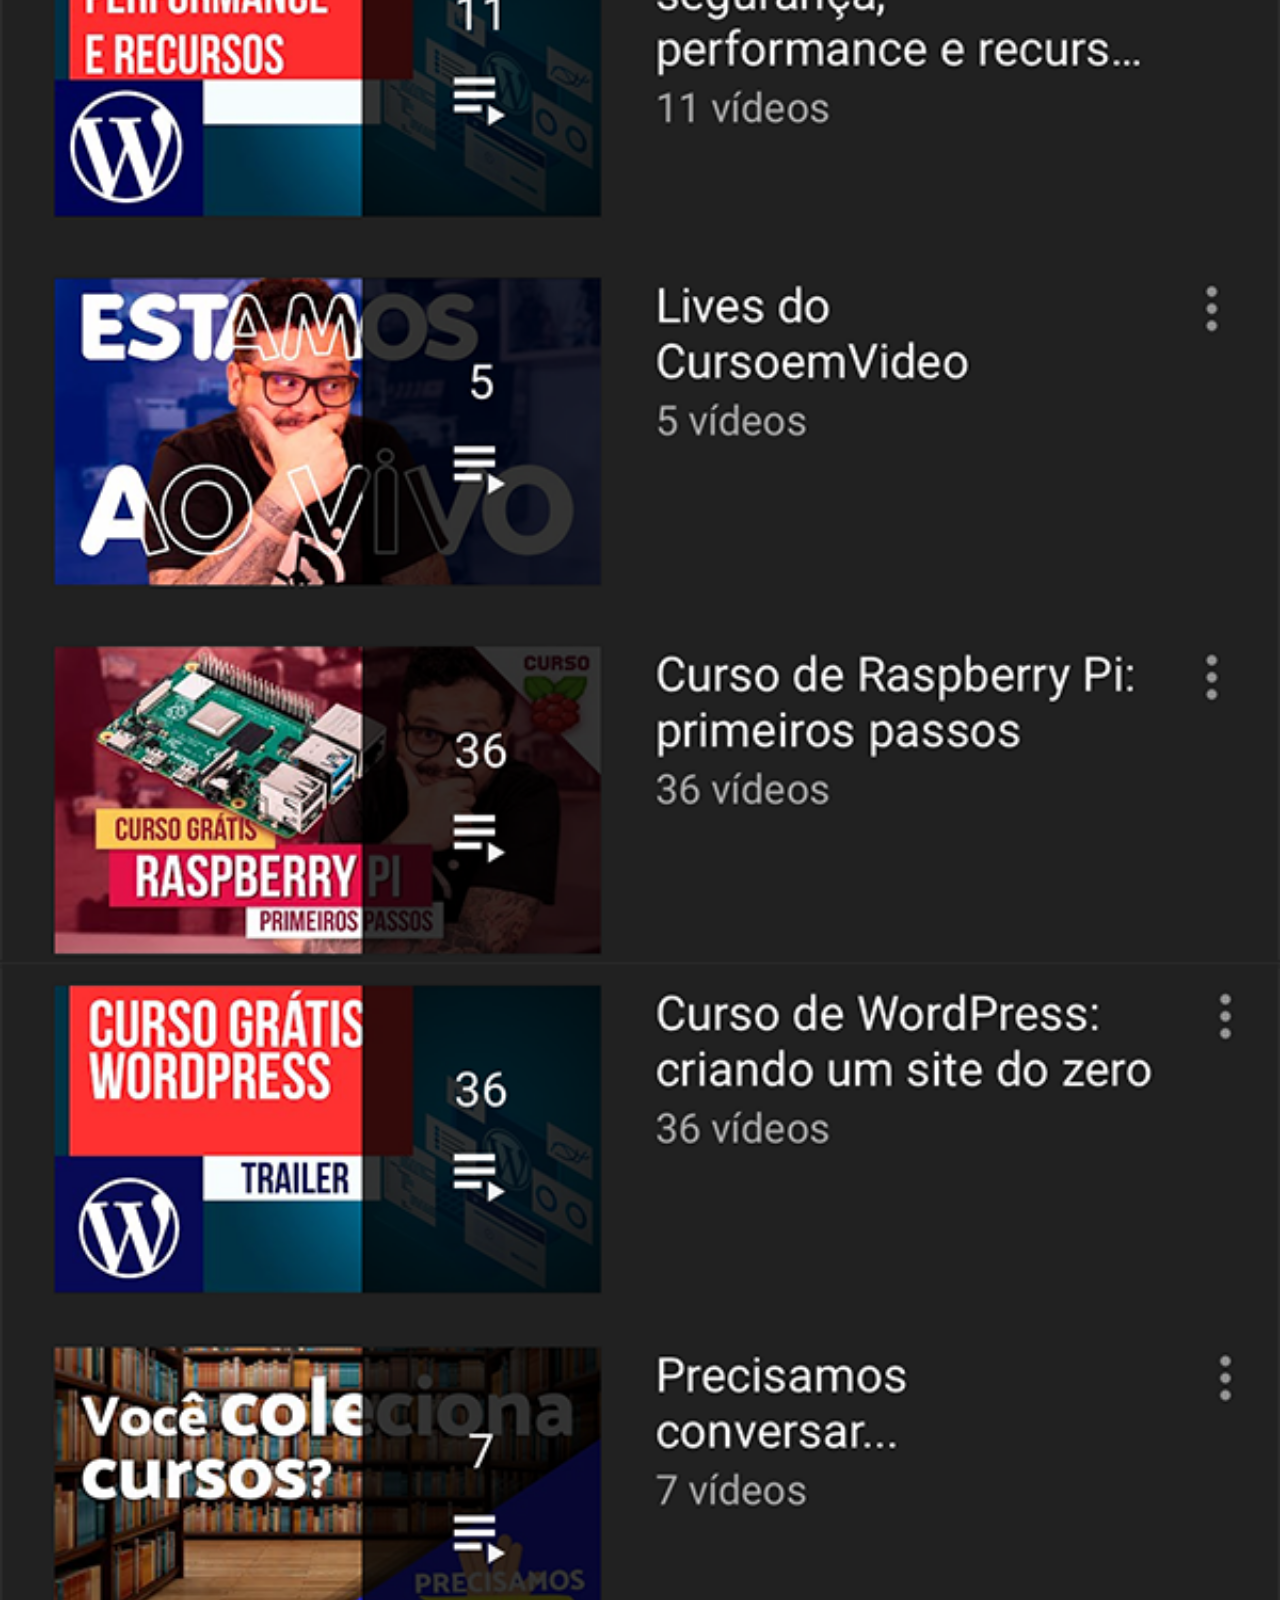
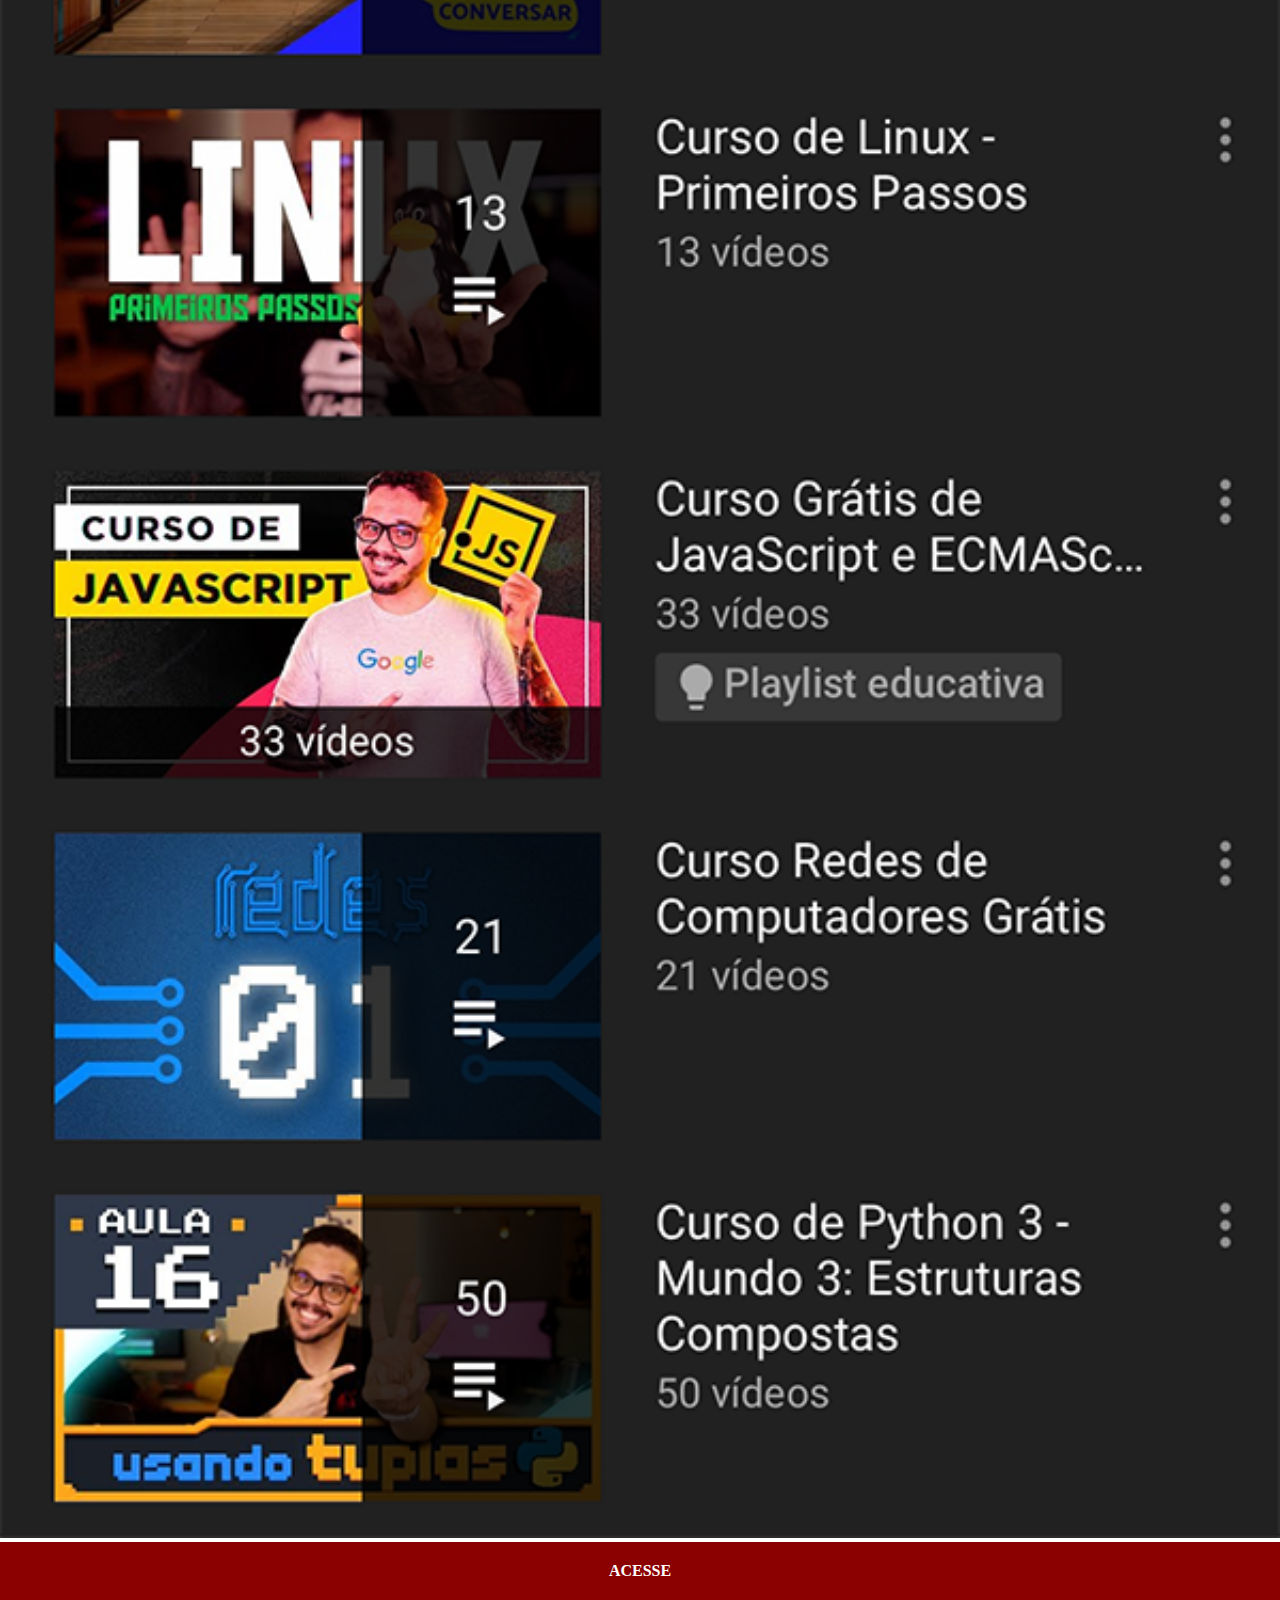
<file: youtube.html>
<!DOCTYPE html>
<html lang="pt-br">
<head>
    <meta charset="UTF-8">
    <meta name="viewport" content="width=device-width, initial-scale=1.0">
    <title>YouTube</title>
    <link rel="stylesheet" href="estilos/style02.css">
</head>
<body>
    <img src="imagens/tela-youtube.png" alt="YouTube">
    <a href="https://www.youtube.com/c/CursoemV%C3%ADdeo" target="_blank">ACESSE</a>
</body>
</html>
</file>
<file: estilos/style.css>
@charset "UTF-8";

*{
    margin: 0px;
    padding: 0px;
    font-family: Arial, Helvetica, sans-serif;
}
html,body{
    height: 100vh;
    width: 100vw;
    background-color: black;
}
body{
    background-image: url(../imagens/fundo-madeira.jpg);
    background-repeat: no-repeat;
    background-position: top center;
    background-size: cover;
    background-attachment: fixed;
}
main{
    height: 100vh;
    position: relative;
    
}

section#telefone{
    position: absolute;
    top: 50%;
    left: 50%;
    transform: translate(-50%, -50%);
    height: 627px;
    width: 311px;
    background-image: url(../imagens/frame-iphone.png);
    background-repeat: no-repeat;
    
    
}
iframe#tela{
    position: relative;
    top: 78px;
    left: 20px;
    width: 266px;
    height: 470px;
}
section#redes-sociais{
    text-align: right;
    
}
section#redes-sociais img:hover{
border: 2px solid transparent;
transform: translate(-3px,-3px);
box-shadow: 5px 5px 10px rgba(0, 0, 0, 0.43);
transition-duration: 0.2s;


}
section#redes-sociais img{
    width: 50px;
    margin: 10px;
    border-radius: 50%;
    box-shadow: 2px 2px 5px rgba(0, 0, 0, 0.43);
    box-sizing: border-box;
}
</file>
<file: estilos/style02.css>
@charset "UTF-8";

*{
    margin: 0px;
    padding: 0px;
}
::-webkit-scrollbar{
    width: 0px;
    height: 0px;
}
img{
width: 100vw;

}
a{
display: block;
background-color: darkred;
text-align: center;
font-weight: bold;
text-decoration: none;
color: white;
padding: 20px;
} 
a:hover{
    background-color: red;
}
</file>
